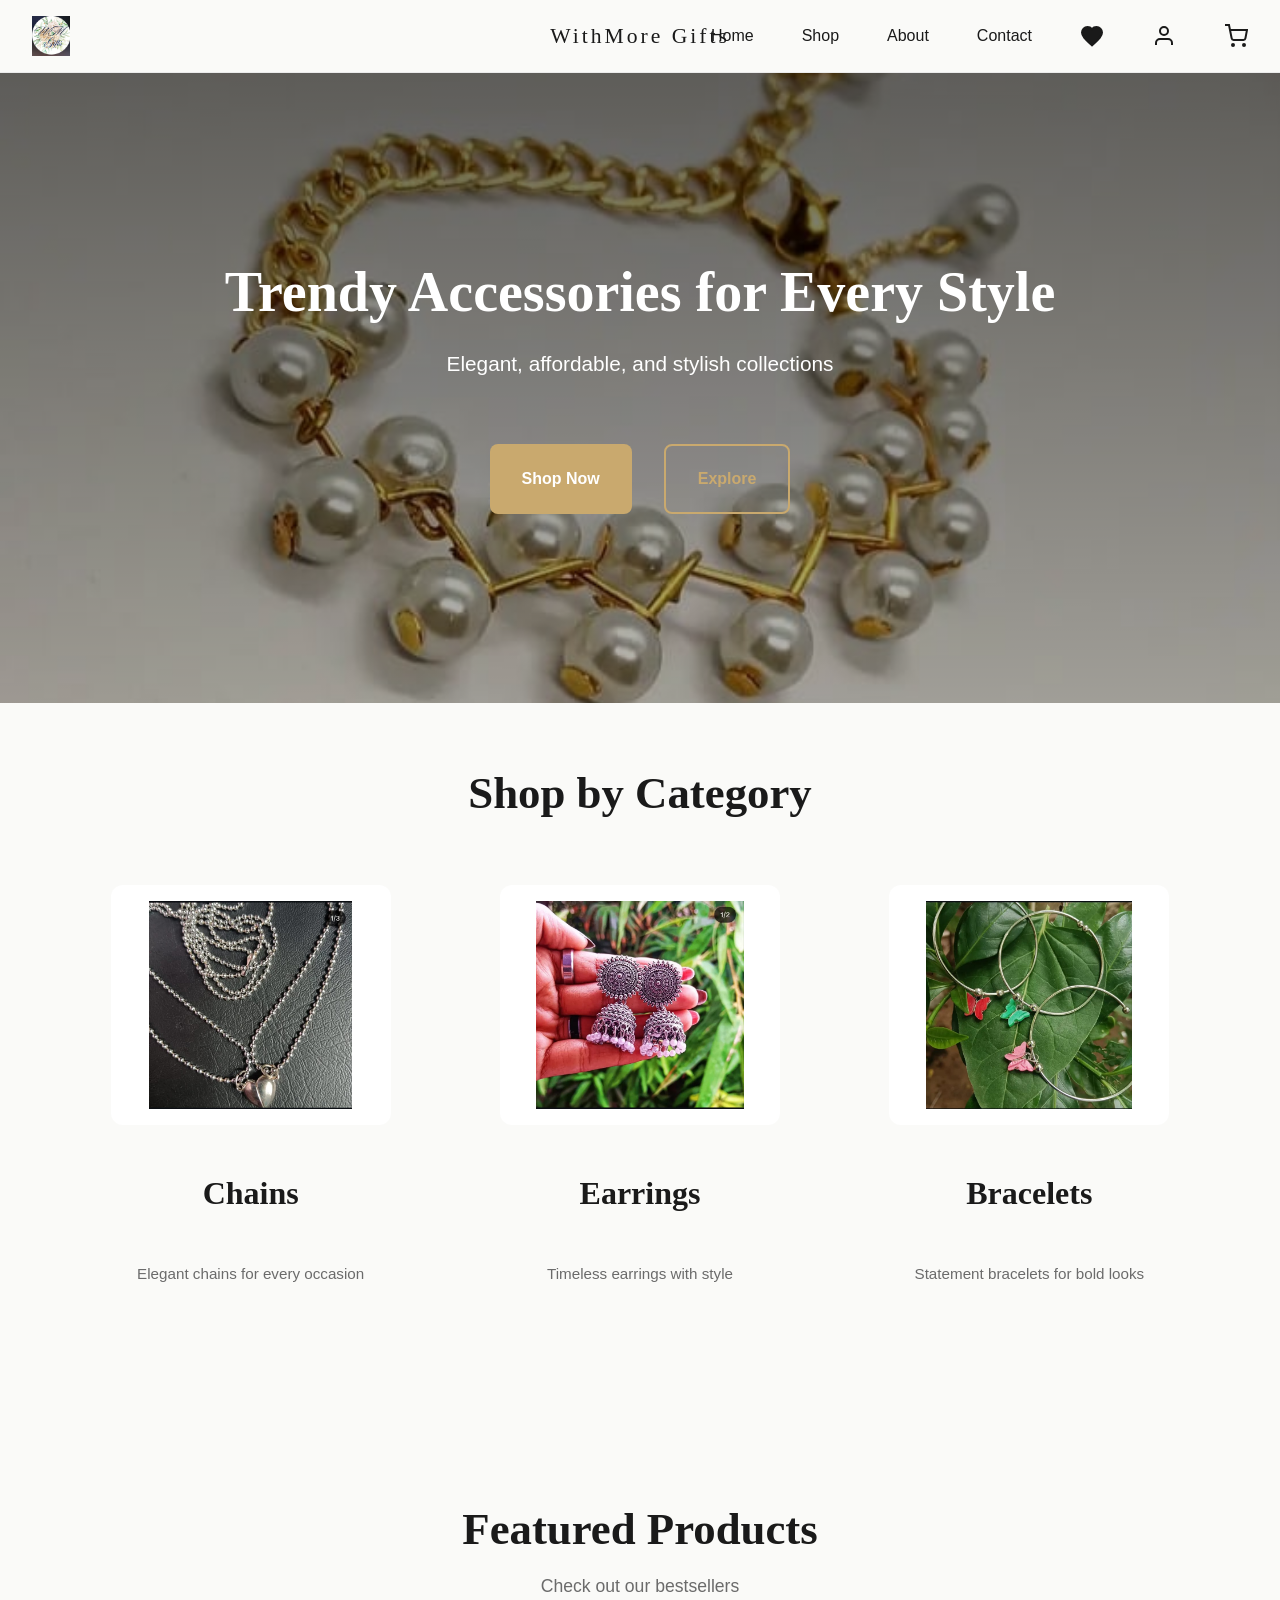
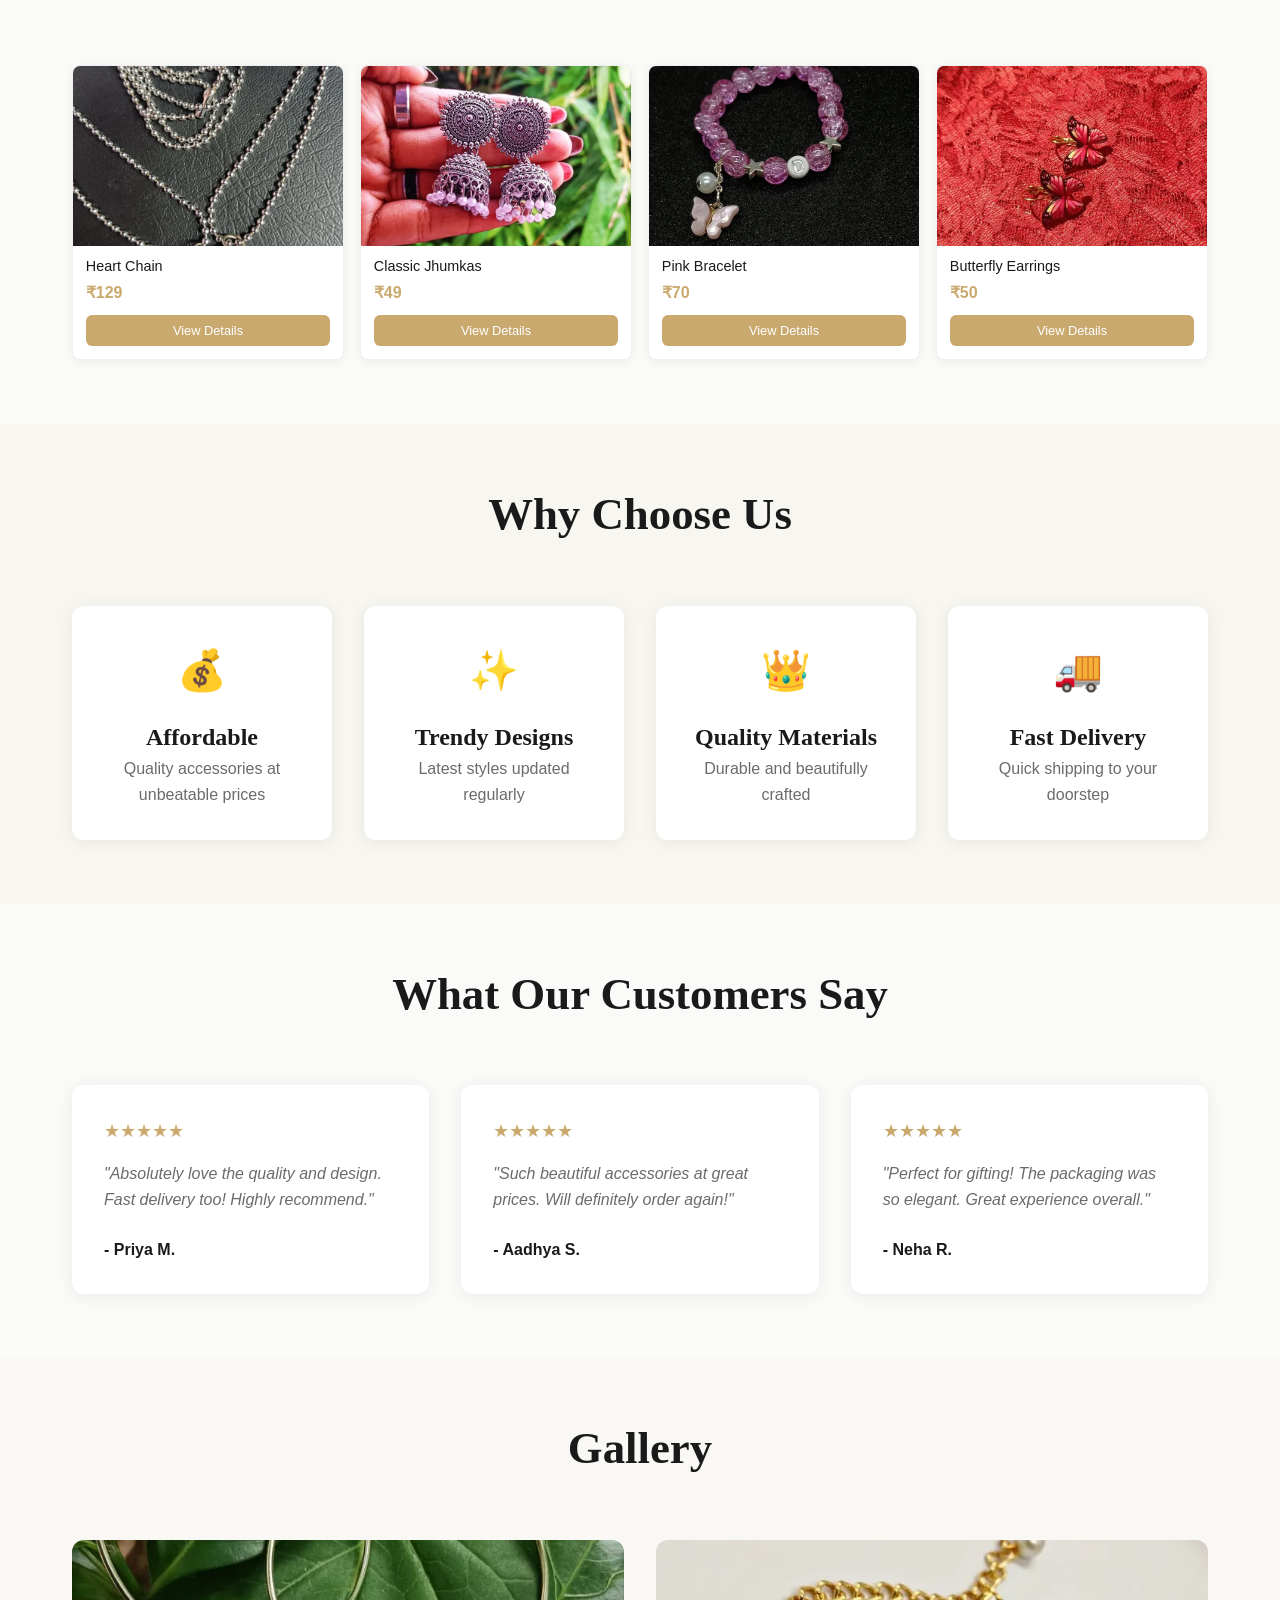
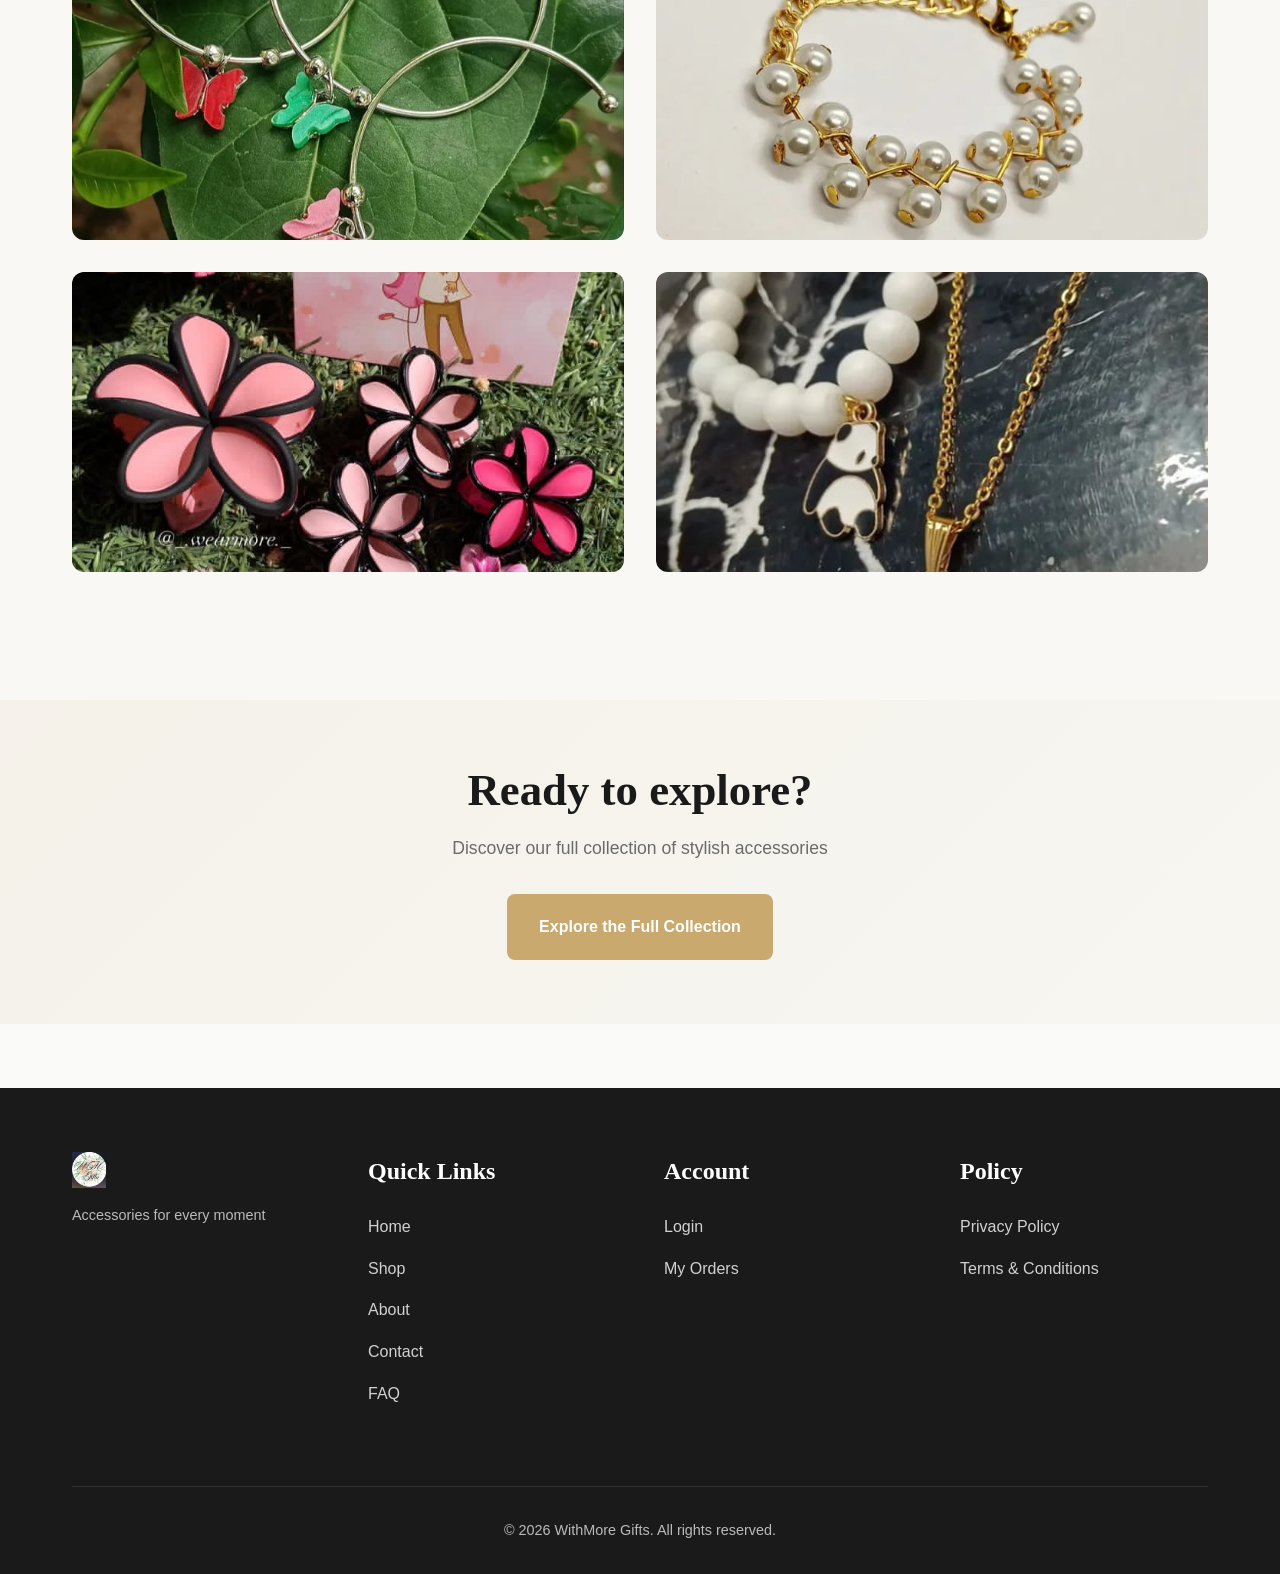
<file: index.html>
<!DOCTYPE html>
<html lang="en">
  <head>
    <meta charset="UTF-8" />
    <meta name="viewport" content="width=device-width, initial-scale=1.0" />
    <title>WithMore Gifts - Trendy Accessories for Every Style</title>
    <link rel="stylesheet" href="css/styles.css" />
  </head>

  <body>
    <!-- NAVBAR -->
    <nav class="navbar">
      <div class="navbar-logo">
        <a href="index.html">
          <img src="images/logo.jpeg" alt="WithMore Gifts" />
        </a>
      </div>

      <div class="navbar-brand">WithMore Gifts</div>

      <div class="nav-right">
        <div class="nav-links nav-center">
          <a href="index.html">Home</a>
          <a href="shop.html">Shop</a>
          <a href="about.html">About</a>
          <a href="contact.html">Contact</a>
        </div>

        <a href="wishlist.html" class="nav-icon">
          <svg width="24" height="24" viewBox="0 0 24 24" fill="none" stroke="currentColor" stroke-width="2">
            <path d="M12 21.35l-1.45-1.32C5.4 15.36 2 12.28 2 8.5 2 5.42 4.42 3 7.5 3c1.74 0 3.41.81 4.5 2.09C13.09 3.81 14.76 3 16.5 3 19.58 3 22 5.42 22 8.5c0 3.78-3.4 6.86-8.55 11.54L12 21.35z" fill="currentColor" />
          </svg>
        </a>
        <a href="account.html" class="nav-icon">
          <svg width="24" height="24" viewBox="0 0 24 24" fill="none" stroke="currentColor" stroke-width="2">
            <path d="M20 21v-2a4 4 0 0 0-4-4H8a4 4 0 0 0-4 4v2M12 3a4 4 0 1 0 0 8 4 4 0 0 0 0-8z" />
          </svg>
        </a>
        <a href="cart.html" class="nav-icon" style="position: relative">
          <svg width="24" height="24" viewBox="0 0 24 24" fill="none" stroke="currentColor" stroke-width="2">
            <circle cx="9" cy="21" r="1" />
            <circle cx="20" cy="21" r="1" />
            <path d="M1 1h4l2.68 13.39a2 2 0 0 0 2 1.61h9.72a2 2 0 0 0 2-1.61L23 6H6" />
          </svg>
          <div class="cart-badge">0</div>
        </a>
        <button class="hamburger-btn">
          <span></span>
          <span></span>
          <span></span>
        </button>
      </div>
    </nav>

    <!-- HERO SECTION -->
    <section class="hero">
      <h1>Trendy Accessories for Every Style</h1>
      <p>Elegant, affordable, and stylish collections</p>
      <div class="hero-buttons">
        <button class="btn btn-primary" onclick="navigateToURL('shop.html')">Shop Now</button>
        <button class="btn btn-secondary" onclick="document.querySelector('.categories').scrollIntoView({ behavior: 'smooth' })">Explore</button>
      </div>
    </section>

    <!-- CATEGORIES SECTION -->
    <section class="section">
      <div class="container">
        <div class="section-title">
          <h2>Shop by Category</h2>
        </div>

        <div class="categories">
          <div class="category-card" onclick="navigateToURL('shop.html', {category: 'Chains'})">
            <img src="images/heart-chain.jpeg" alt="Chains" class="category-card-img" />
            <h3>Chains</h3>
            <p>Elegant chains for every occasion</p>
          </div>

          <div class="category-card" onclick="navigateToURL('shop.html', {category: 'Earrings'})">
            <img src="images/jhumkas.jpeg" alt="Earrings" class="category-card-img" />
            <h3>Earrings</h3>
            <p>Timeless earrings with style</p>
          </div>

          <div class="category-card" onclick="navigateToURL('shop.html', {category: 'Bracelets'})">
            <img src="images/butterfly-handcuff.jpeg" alt="Bracelets" class="category-card-img" />
            <h3>Bracelets</h3>
            <p>Statement bracelets for bold looks</p>
          </div>
        </div>
      </div>
    </section>

    <!-- FEATURED PRODUCTS SECTION -->
    <section class="section">
      <div class="container">
        <div class="section-title">
          <h2>Featured Products</h2>
          <p>Check out our bestsellers</p>
        </div>

        <div class="product-grid">
          <div class="product-card">
            <div class="product-image-wrapper">
              <img src="images/heart-chain.jpeg" alt="Heart Chain" class="product-image" />
            </div>
            <div class="product-info">
              <h3 class="product-name">Heart Chain</h3>
              <p class="product-price">₹129</p>
              <button class="product-btn" onclick="navigateToURL('product.html', {id: 1})">View Details</button>
            </div>
          </div>

          <div class="product-card">
            <div class="product-image-wrapper">
              <img src="images/jhumkas.jpeg" alt="Classic Jhumkas" class="product-image" />
            </div>
            <div class="product-info">
              <h3 class="product-name">Classic Jhumkas</h3>
              <p class="product-price">₹49</p>
              <button class="product-btn" onclick="navigateToURL('product.html', {id: 2})">View Details</button>
            </div>
          </div>

          <div class="product-card">
            <div class="product-image-wrapper">
              <img src="images/pink_bracelet.jpeg" alt="Pink Bracelet" class="product-image" />
            </div>
            <div class="product-info">
              <h3 class="product-name">Pink Bracelet</h3>
              <p class="product-price">₹70</p>
              <button class="product-btn" onclick="navigateToURL('product.html', {id: 3})">View Details</button>
            </div>
          </div>

          <div class="product-card">
            <div class="product-image-wrapper">
              <img src="images/butterfly-earings.jpeg" alt="Butterfly Earrings" class="product-image" />
            </div>
            <div class="product-info">
              <h3 class="product-name">Butterfly Earrings</h3>
              <p class="product-price">₹50</p>
              <button class="product-btn" onclick="navigateToURL('product.html', {id: 4})">View Details</button>
            </div>
          </div>
        </div>
      </div>
    </section>

    <!-- WHY CHOOSE US SECTION -->
    <section class="section" style="background: rgba(201, 169, 110, 0.05)">
      <div class="container">
        <div class="section-title">
          <h2>Why Choose Us</h2>
        </div>

        <div class="grid grid-4">
          <div class="card" style="text-align: center">
            <div style="font-size: 2.5rem; margin-bottom: 1rem">💰</div>
            <h4>Affordable</h4>
            <p>Quality accessories at unbeatable prices</p>
          </div>

          <div class="card" style="text-align: center">
            <div style="font-size: 2.5rem; margin-bottom: 1rem">✨</div>
            <h4>Trendy Designs</h4>
            <p>Latest styles updated regularly</p>
          </div>

          <div class="card" style="text-align: center">
            <div style="font-size: 2.5rem; margin-bottom: 1rem">👑</div>
            <h4>Quality Materials</h4>
            <p>Durable and beautifully crafted</p>
          </div>

          <div class="card" style="text-align: center">
            <div style="font-size: 2.5rem; margin-bottom: 1rem">🚚</div>
            <h4>Fast Delivery</h4>
            <p>Quick shipping to your doorstep</p>
          </div>
        </div>
      </div>
    </section>

    <!-- TESTIMONIALS SECTION -->
    <section class="section">
      <div class="container">
        <div class="section-title">
          <h2>What Our Customers Say</h2>
        </div>

        <div class="grid grid-3">
          <div class="testimonial-card">
            <div class="testimonial-stars">★★★★★</div>
            <p class="testimonial-text">"Absolutely love the quality and design. Fast delivery too! Highly recommend."</p>
            <p class="testimonial-author">- Priya M.</p>
          </div>

          <div class="testimonial-card">
            <div class="testimonial-stars">★★★★★</div>
            <p class="testimonial-text">"Such beautiful accessories at great prices. Will definitely order again!"</p>
            <p class="testimonial-author">- Aadhya S.</p>
          </div>

          <div class="testimonial-card">
            <div class="testimonial-stars">★★★★★</div>
            <p class="testimonial-text">"Perfect for gifting! The packaging was so elegant. Great experience overall."</p>
            <p class="testimonial-author">- Neha R.</p>
          </div>
        </div>
      </div>
    </section>

    <!-- GALLERY PREVIEW SECTION -->
    <section class="section" style="background: rgba(201, 169, 110, 0.02)">
      <div class="container">
        <div class="section-title">
          <h2>Gallery</h2>
        </div>

        <div class="gallery-grid">
          <div class="gallery-item">
            <img src="images/butterfly-handcuff.jpeg" alt="Gallery 1" />
          </div>
          <div class="gallery-item">
            <img src="images/pearl-bracelet.jpeg" alt="Gallery 2" />
          </div>
          <div class="gallery-item">
            <img src="images/floral.jpeg" alt="Gallery 3" />
          </div>
          <div class="gallery-item">
            <img src="images/panda-chain.jpeg" alt="Gallery 4" />
          </div>
        </div>
      </div>
    </section>

    <!-- FINAL CTA SECTION -->
    <section class="section" style="text-align: center; background: linear-gradient(135deg, rgba(201, 169, 110, 0.1) 0%, rgba(201, 169, 110, 0.05) 100%)">
      <div class="container">
        <h2>Ready to explore?</h2>
        <p style="margin: 1rem 0 2rem; font-size: 1.1rem">Discover our full collection of stylish accessories</p>
        <button class="btn btn-primary" onclick="navigateToURL('shop.html')">Explore the Full Collection</button>
      </div>
    </section>

    <!-- FOOTER -->
    <footer class="footer">
      <div class="container">
        <div class="footer-content">
          <div class="footer-column footer-logo">
            <img src="images/logo.jpeg" alt="WithMore Gifts" />
            <p class="footer-tagline">Accessories for every moment</p>
          </div>

          <div class="footer-column">
            <h4>Quick Links</h4>
            <a href="index.html">Home</a>
            <a href="shop.html">Shop</a>
            <a href="about.html">About</a>
            <a href="contact.html">Contact</a>
            <a href="faq.html">FAQ</a>
          </div>

          <div class="footer-column">
            <h4>Account</h4>
            <a href="login.html">Login</a>
            <a href="orders.html">My Orders</a>
          </div>

          <div class="footer-column">
            <h4>Policy</h4>
            <a href="privacy.html">Privacy Policy</a>
            <a href="terms.html">Terms & Conditions</a>
          </div>
        </div>

        <div class="footer-bottom">
          © 2026 WithMore Gifts. All rights reserved.
        </div>
      </div>
    </footer>

    <script src="js/products.js"></script>
    <script src="js/cart.js"></script>
    <script src="js/script.js"></script>
  </body>
</html>
</file>
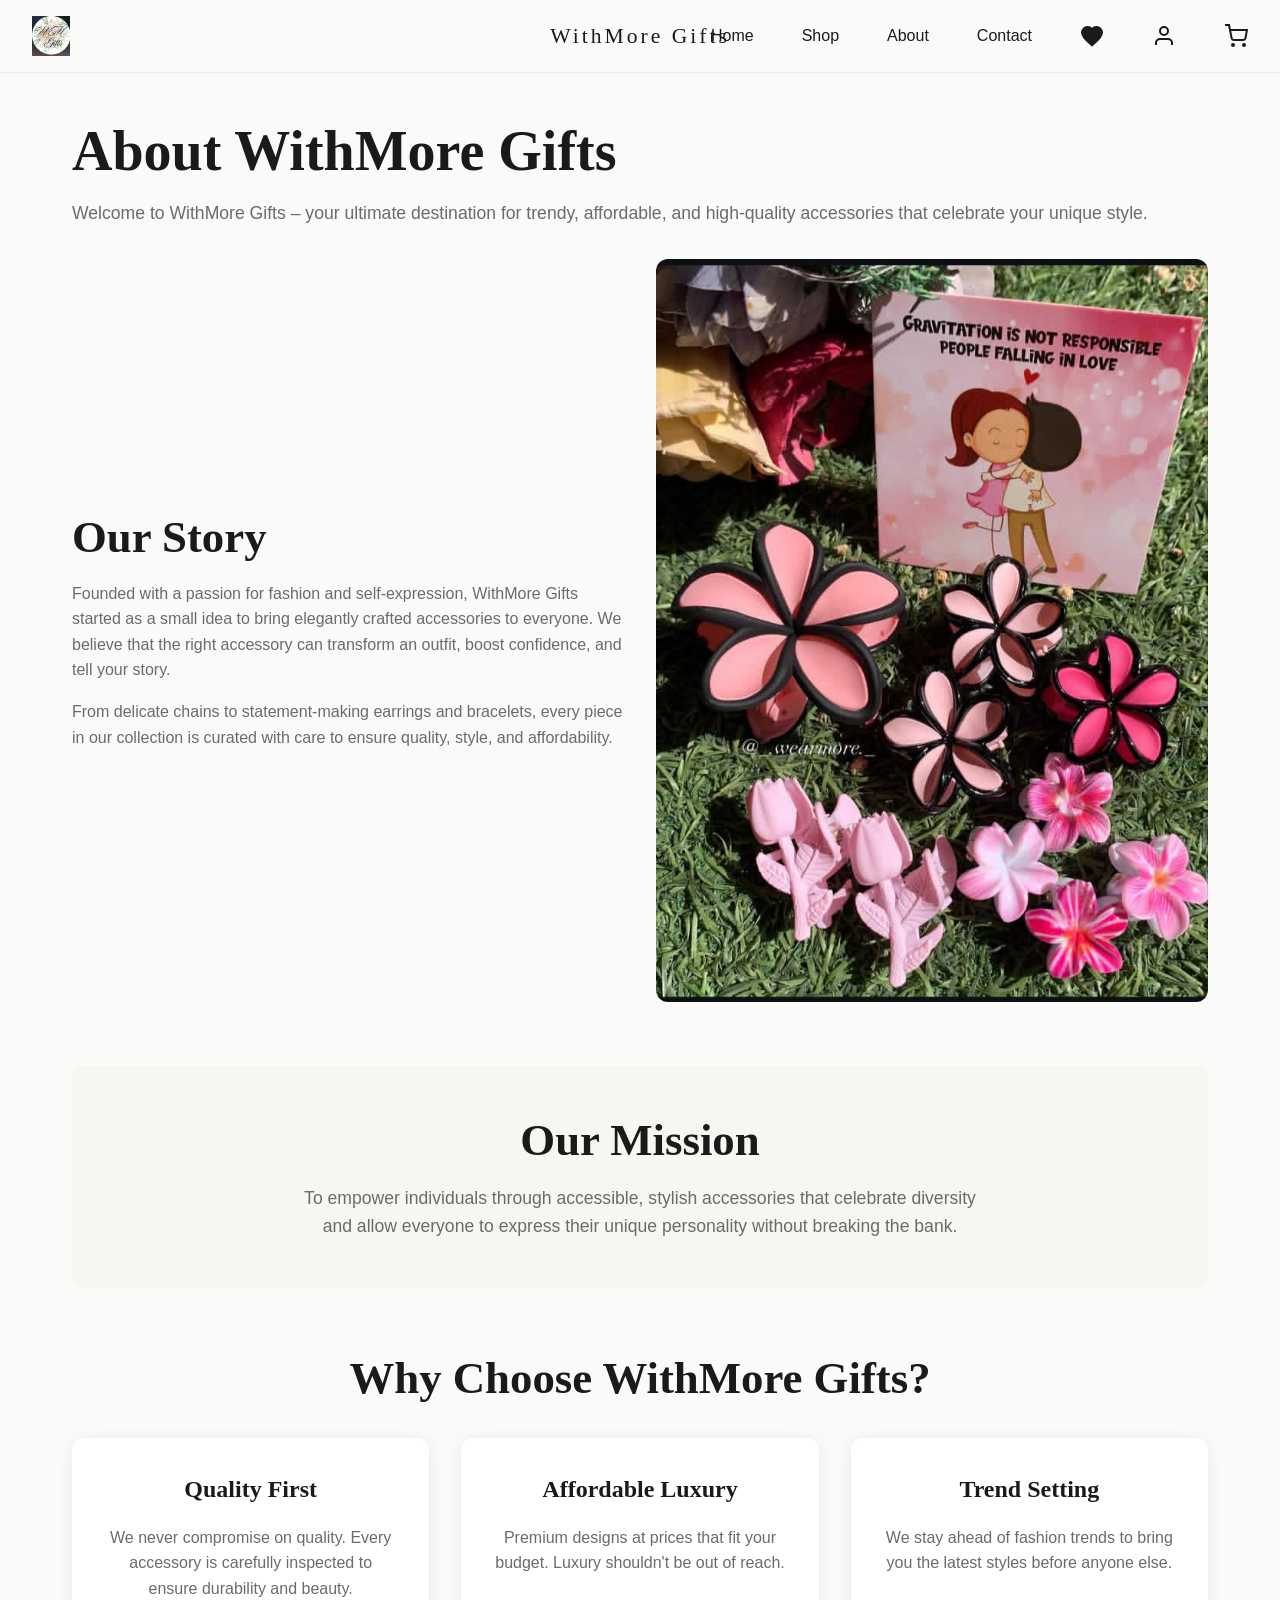
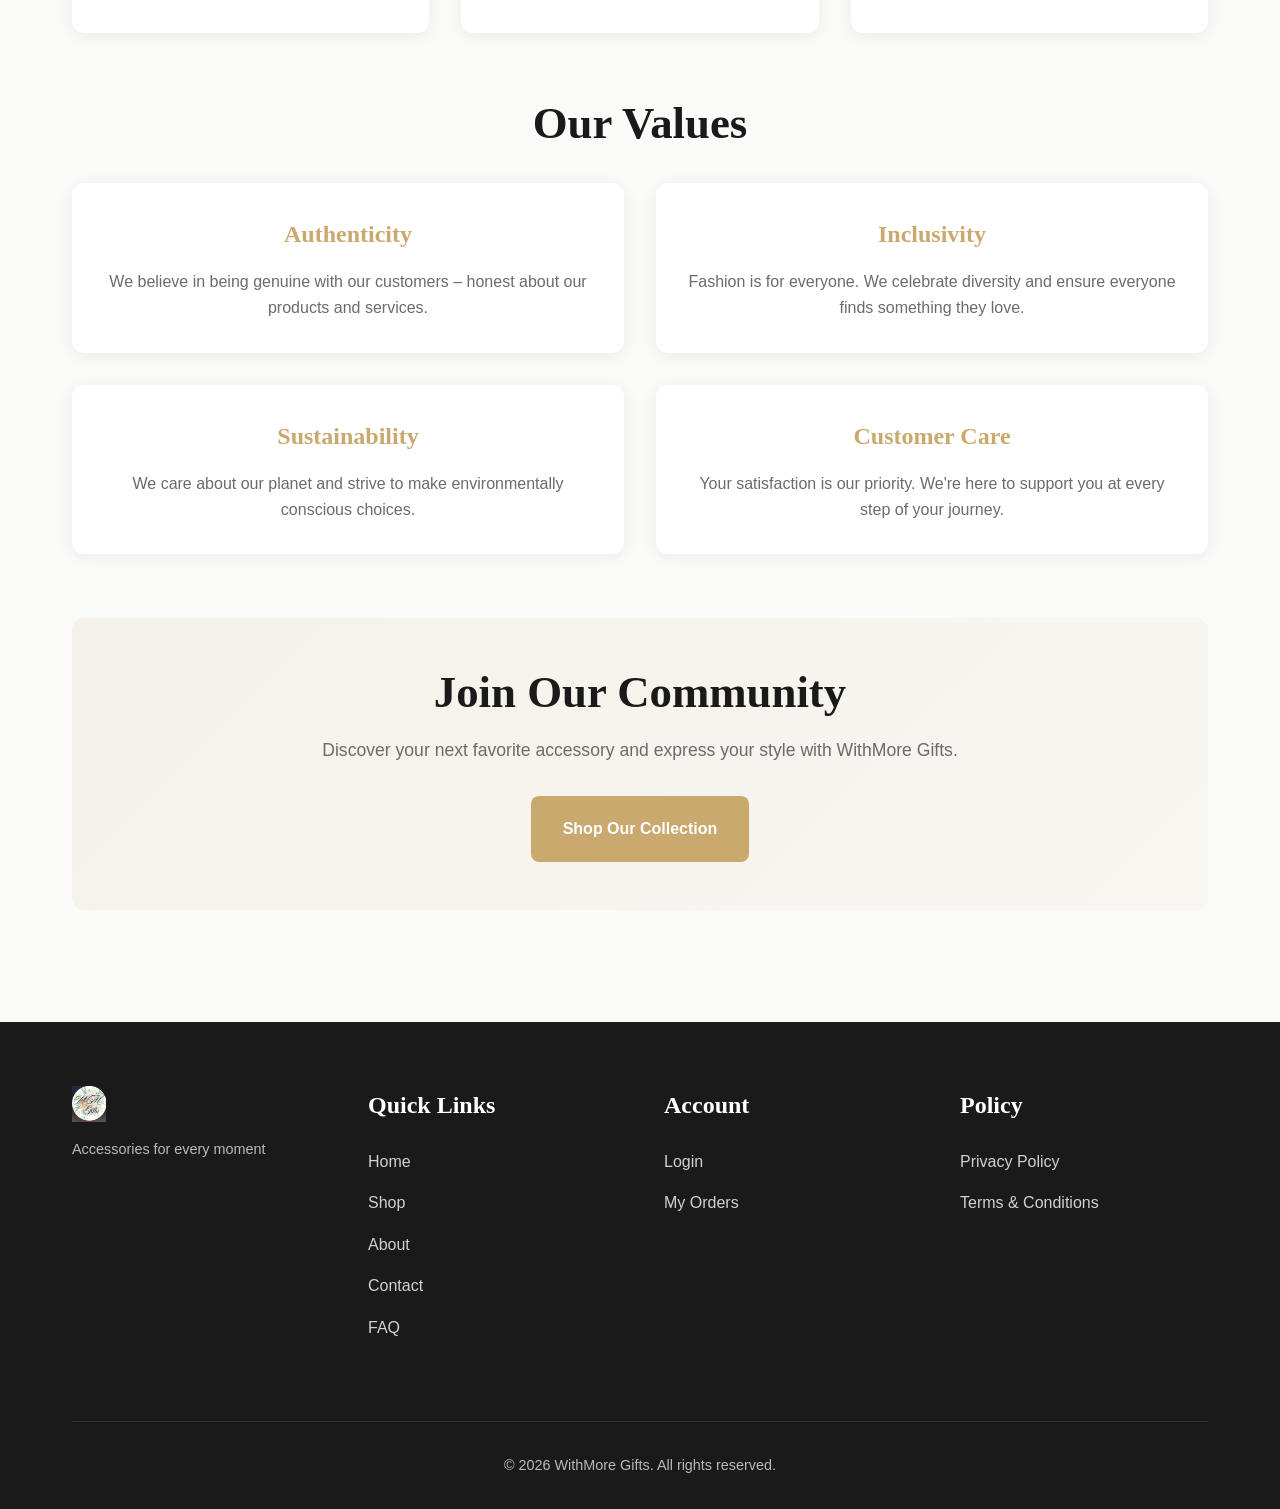
<file: about.html>
<!DOCTYPE html>
<html lang="en">
  <head>
    <meta charset="UTF-8" />
    <meta name="viewport" content="width=device-width, initial-scale=1.0" />
    <title>About Us - WithMore Gifts</title>
    <link rel="stylesheet" href="css/styles.css" />
  </head>

  <body>
    <!-- NAVBAR -->
    <nav class="navbar">
      <div class="navbar-logo">
        <a href="index.html">
          <img src="images/logo.jpeg" alt="WithMore Gifts" />
        </a>
      </div>

      <div class="navbar-brand">WithMore Gifts</div>

      <div class="nav-right">
        <div class="nav-links nav-center">
          <a href="index.html">Home</a>
          <a href="shop.html">Shop</a>
          <a href="about.html">About</a>
          <a href="contact.html">Contact</a>
        </div>

        <div class="nav-icon">
          <svg width="24" height="24" viewBox="0 0 24 24" fill="none" stroke="currentColor" stroke-width="2">
            <path d="M12 21.35l-1.45-1.32C5.4 15.36 2 12.28 2 8.5 2 5.42 4.42 3 7.5 3c1.74 0 3.41.81 4.5 2.09C13.09 3.81 14.76 3 16.5 3 19.58 3 22 5.42 22 8.5c0 3.78-3.4 6.86-8.55 11.54L12 21.35z" fill="currentColor" />
          </svg>
        </div>
        <a href="account.html" class="nav-icon">
          <svg width="24" height="24" viewBox="0 0 24 24" fill="none" stroke="currentColor" stroke-width="2">
            <path d="M20 21v-2a4 4 0 0 0-4-4H8a4 4 0 0 0-4 4v2M12 3a4 4 0 1 0 0 8 4 4 0 0 0 0-8z" />
          </svg>
        </a>
        <a href="cart.html" class="nav-icon" style="position: relative">
          <svg width="24" height="24" viewBox="0 0 24 24" fill="none" stroke="currentColor" stroke-width="2">
            <circle cx="9" cy="21" r="1" />
            <circle cx="20" cy="21" r="1" />
            <path d="M1 1h4l2.68 13.39a2 2 0 0 0 2 1.61h9.72a2 2 0 0 0 2-1.61L23 6H6" />
          </svg>
          <div class="cart-badge">0</div>
        </a>
        <button class="hamburger-btn">
          <span></span>
          <span></span>
          <span></span>
        </button>
      </div>
    </nav>

    <!-- MAIN CONTENT -->
    <main style="padding: 3rem 0">
      <div class="container">
        <!-- BRAND STORY SECTION -->
        <section style="margin-bottom: 4rem">
          <h1 style="margin-bottom: 1rem">About WithMore Gifts</h1>
          <p style="font-size: 1.1rem; color: var(--text-secondary); margin-bottom: 2rem">
            Welcome to WithMore Gifts – your ultimate destination for trendy, affordable, and high-quality accessories that celebrate your unique style.
          </p>

          <div class="grid grid-2" style="gap: 2rem; align-items: center">
            <div>
              <h2 style="margin-bottom: 1rem">Our Story</h2>
              <p style="margin-bottom: 1rem">Founded with a passion for fashion and self-expression, WithMore Gifts started as a small idea to bring elegantly crafted accessories to everyone. We believe that the right accessory can transform an outfit, boost confidence, and tell your story.</p>
              <p>From delicate chains to statement-making earrings and bracelets, every piece in our collection is curated with care to ensure quality, style, and affordability.</p>
            </div>
            <div>
              <img src="images/floral.jpeg" alt="About Us" style="border-radius: 12px; width: 100%" />
            </div>
          </div>
        </section>

        <!-- MISSION SECTION -->
        <section style="margin-bottom: 4rem; background: rgba(201, 169, 110, 0.05); padding: 3rem; border-radius: 12px">
          <h2 style="margin-bottom: 1rem; text-align: center">Our Mission</h2>
          <p style="text-align: center; max-width: 700px; margin: 0 auto; font-size: 1.1rem">
            To empower individuals through accessible, stylish accessories that celebrate diversity and allow everyone to express their unique personality without breaking the bank.
          </p>
        </section>

        <!-- VALUES SECTION -->
        <section style="margin-bottom: 4rem">
          <h2 style="margin-bottom: 2rem; text-align: center">Why Choose WithMore Gifts?</h2>

          <div class="grid grid-3">
            <div class="card" style="text-align: center">
              <h4 style="margin-bottom: 1rem">Quality First</h4>
              <p>We never compromise on quality. Every accessory is carefully inspected to ensure durability and beauty.</p>
            </div>

            <div class="card" style="text-align: center">
              <h4 style="margin-bottom: 1rem">Affordable Luxury</h4>
              <p>Premium designs at prices that fit your budget. Luxury shouldn't be out of reach.</p>
            </div>

            <div class="card" style="text-align: center">
              <h4 style="margin-bottom: 1rem">Trend Setting</h4>
              <p>We stay ahead of fashion trends to bring you the latest styles before anyone else.</p>
            </div>
          </div>
        </section>

        <!-- VALUES -->
        <section style="text-align: center">
          <h2 style="margin-bottom: 2rem">Our Values</h2>
          <div class="grid grid-2" style="gap: 2rem">
            <div class="card">
              <h4 style="color: var(--accent-primary); margin-bottom: 1rem">Authenticity</h4>
              <p>We believe in being genuine with our customers – honest about our products and services.</p>
            </div>
            <div class="card">
              <h4 style="color: var(--accent-primary); margin-bottom: 1rem">Inclusivity</h4>
              <p>Fashion is for everyone. We celebrate diversity and ensure everyone finds something they love.</p>
            </div>
            <div class="card">
              <h4 style="color: var(--accent-primary); margin-bottom: 1rem">Sustainability</h4>
              <p>We care about our planet and strive to make environmentally conscious choices.</p>
            </div>
            <div class="card">
              <h4 style="color: var(--accent-primary); margin-bottom: 1rem">Customer Care</h4>
              <p>Your satisfaction is our priority. We're here to support you at every step of your journey.</p>
            </div>
          </div>
        </section>

        <!-- CTA -->
        <section style="text-align: center; margin-top: 4rem; padding: 3rem; background: linear-gradient(135deg, rgba(201, 169, 110, 0.1) 0%, rgba(201, 169, 110, 0.05) 100%); border-radius: 12px">
          <h2 style="margin-bottom: 1rem">Join Our Community</h2>
          <p style="margin-bottom: 2rem; font-size: 1.1rem">Discover your next favorite accessory and express your style with WithMore Gifts.</p>
          <button class="btn btn-primary" onclick="navigateToURL('shop.html')">Shop Our Collection</button>
        </section>
      </div>
    </main>

    <!-- FOOTER -->
    <footer class="footer">
      <div class="container">
        <div class="footer-content">
          <div class="footer-column footer-logo">
            <img src="images/logo.jpeg" alt="WithMore Gifts" />
            <p class="footer-tagline">Accessories for every moment</p>
          </div>

          <div class="footer-column">
            <h4>Quick Links</h4>
            <a href="index.html">Home</a>
            <a href="shop.html">Shop</a>
            <a href="about.html">About</a>
            <a href="contact.html">Contact</a>
            <a href="faq.html">FAQ</a>
          </div>

          <div class="footer-column">
            <h4>Account</h4>
            <a href="login.html">Login</a>
            <a href="orders.html">My Orders</a>
          </div>

          <div class="footer-column">
            <h4>Policy</h4>
            <a href="privacy.html">Privacy Policy</a>
            <a href="terms.html">Terms & Conditions</a>
          </div>
        </div>

        <div class="footer-bottom">
          © 2026 WithMore Gifts. All rights reserved.
        </div>
      </div>
    </footer>

    <script src="js/products.js"></script>
    <script src="js/cart.js"></script>
    <script src="js/script.js"></script>
  </body>
</html>
</file>
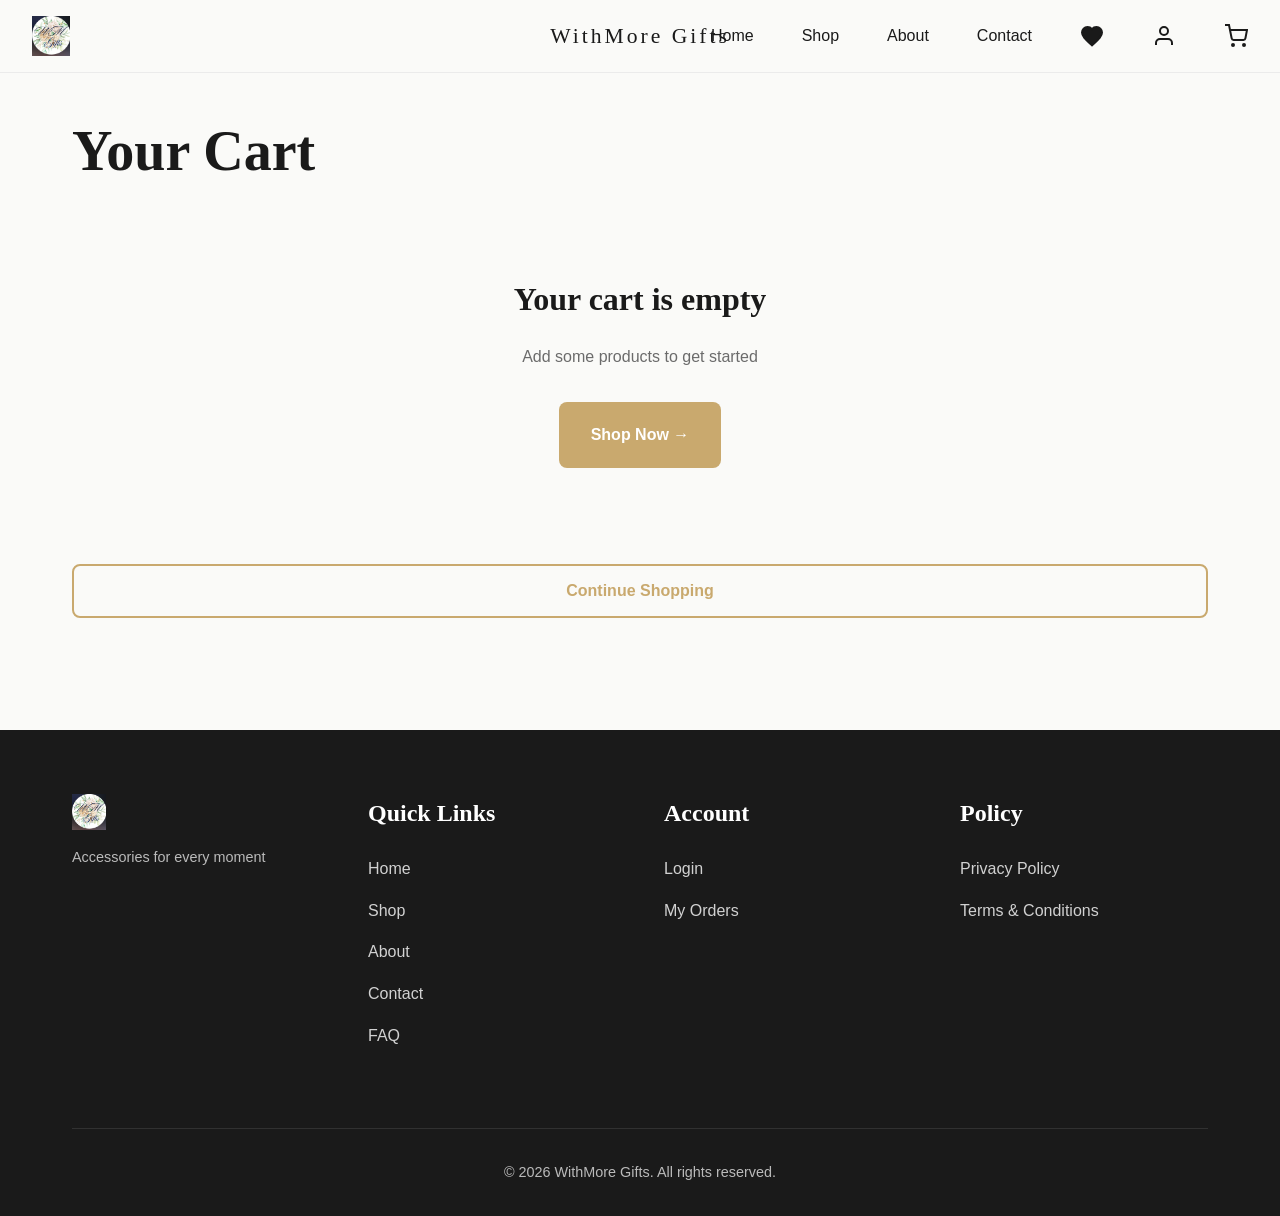
<file: cart.html>
<!DOCTYPE html>
<html lang="en">
  <head>
    <meta charset="UTF-8" />
    <meta name="viewport" content="width=device-width, initial-scale=1.0" />
    <title>Cart - WithMore Gifts</title>
    <link rel="stylesheet" href="css/styles.css" />
  </head>

  <body>
    <!-- NAVBAR -->
    <nav class="navbar">
      <div class="navbar-logo">
        <a href="index.html">
          <img src="images/logo.jpeg" alt="WithMore Gifts" />
        </a>
      </div>

      <div class="navbar-brand">WithMore Gifts</div>

      <div class="nav-right">
        <div class="nav-links nav-center">
          <a href="index.html">Home</a>
          <a href="shop.html">Shop</a>
          <a href="about.html">About</a>
          <a href="contact.html">Contact</a>
        </div>

        <div class="nav-icon">
          <svg width="24" height="24" viewBox="0 0 24 24" fill="none" stroke="currentColor" stroke-width="2">
            <path d="M12 21.35l-1.45-1.32C5.4 15.36 2 12.28 2 8.5 2 5.42 4.42 3 7.5 3c1.74 0 3.41.81 4.5 2.09C13.09 3.81 14.76 3 16.5 3 19.58 3 22 5.42 22 8.5c0 3.78-3.4 6.86-8.55 11.54L12 21.35z" fill="currentColor" />
          </svg>
        </div>
        <a href="account.html" class="nav-icon">
          <svg width="24" height="24" viewBox="0 0 24 24" fill="none" stroke="currentColor" stroke-width="2">
            <path d="M20 21v-2a4 4 0 0 0-4-4H8a4 4 0 0 0-4 4v2M12 3a4 4 0 1 0 0 8 4 4 0 0 0 0-8z" />
          </svg>
        </a>
        <a href="cart.html" class="nav-icon" style="position: relative">
          <svg width="24" height="24" viewBox="0 0 24 24" fill="none" stroke="currentColor" stroke-width="2">
            <circle cx="9" cy="21" r="1" />
            <circle cx="20" cy="21" r="1" />
            <path d="M1 1h4l2.68 13.39a2 2 0 0 0 2 1.61h9.72a2 2 0 0 0 2-1.61L23 6H6" />
          </svg>
          <div class="cart-badge">0</div>
        </a>
        <button class="hamburger-btn">
          <span></span>
          <span></span>
          <span></span>
        </button>
      </div>
    </nav>

    <!-- MAIN CONTENT -->
    <main style="padding: 3rem 0; min-height: 60vh">
      <div class="container">
        <h1 style="margin-bottom: 2rem">Your Cart</h1>

        <div class="cart-items"></div>

        <div class="cart-total" style="margin: 2rem 0; text-align: right"></div>

        <div style="display:flex; flex-direction:column; gap:1rem; margin-top:2rem;">
          <button class="btn btn-primary checkout-btn" style="width:100%;padding:1rem;font-size:1rem;" onclick="navigateToURL('checkout.html')">Proceed to Checkout</button>
          <button class="btn btn-secondary" style="width:100%;padding:1rem;font-size:1rem;" onclick="navigateToURL('shop.html')">Continue Shopping</button>
        </div>
      </div>
    </main>

    <!-- FOOTER -->
    <footer class="footer">
      <div class="container">
        <div class="footer-content">
          <div class="footer-column footer-logo">
            <img src="images/logo.jpeg" alt="WithMore Gifts" />
            <p class="footer-tagline">Accessories for every moment</p>
          </div>

          <div class="footer-column">
            <h4>Quick Links</h4>
            <a href="index.html">Home</a>
            <a href="shop.html">Shop</a>
            <a href="about.html">About</a>
            <a href="contact.html">Contact</a>
            <a href="faq.html">FAQ</a>
          </div>

          <div class="footer-column">
            <h4>Account</h4>
            <a href="login.html">Login</a>
            <a href="orders.html">My Orders</a>
          </div>

          <div class="footer-column">
            <h4>Policy</h4>
            <a href="privacy.html">Privacy Policy</a>
            <a href="terms.html">Terms & Conditions</a>
          </div>
        </div>

        <div class="footer-bottom">
          © 2026 WithMore Gifts. All rights reserved.
        </div>
      </div>
    </footer>

    <script src="js/products.js"></script>
    <script src="js/cart.js"></script>
    <script src="js/script.js"></script>
    <script>
      document.addEventListener("DOMContentLoaded", () => {
        renderCartItems();
      });
    </script>
  </body>
</html>
</file>
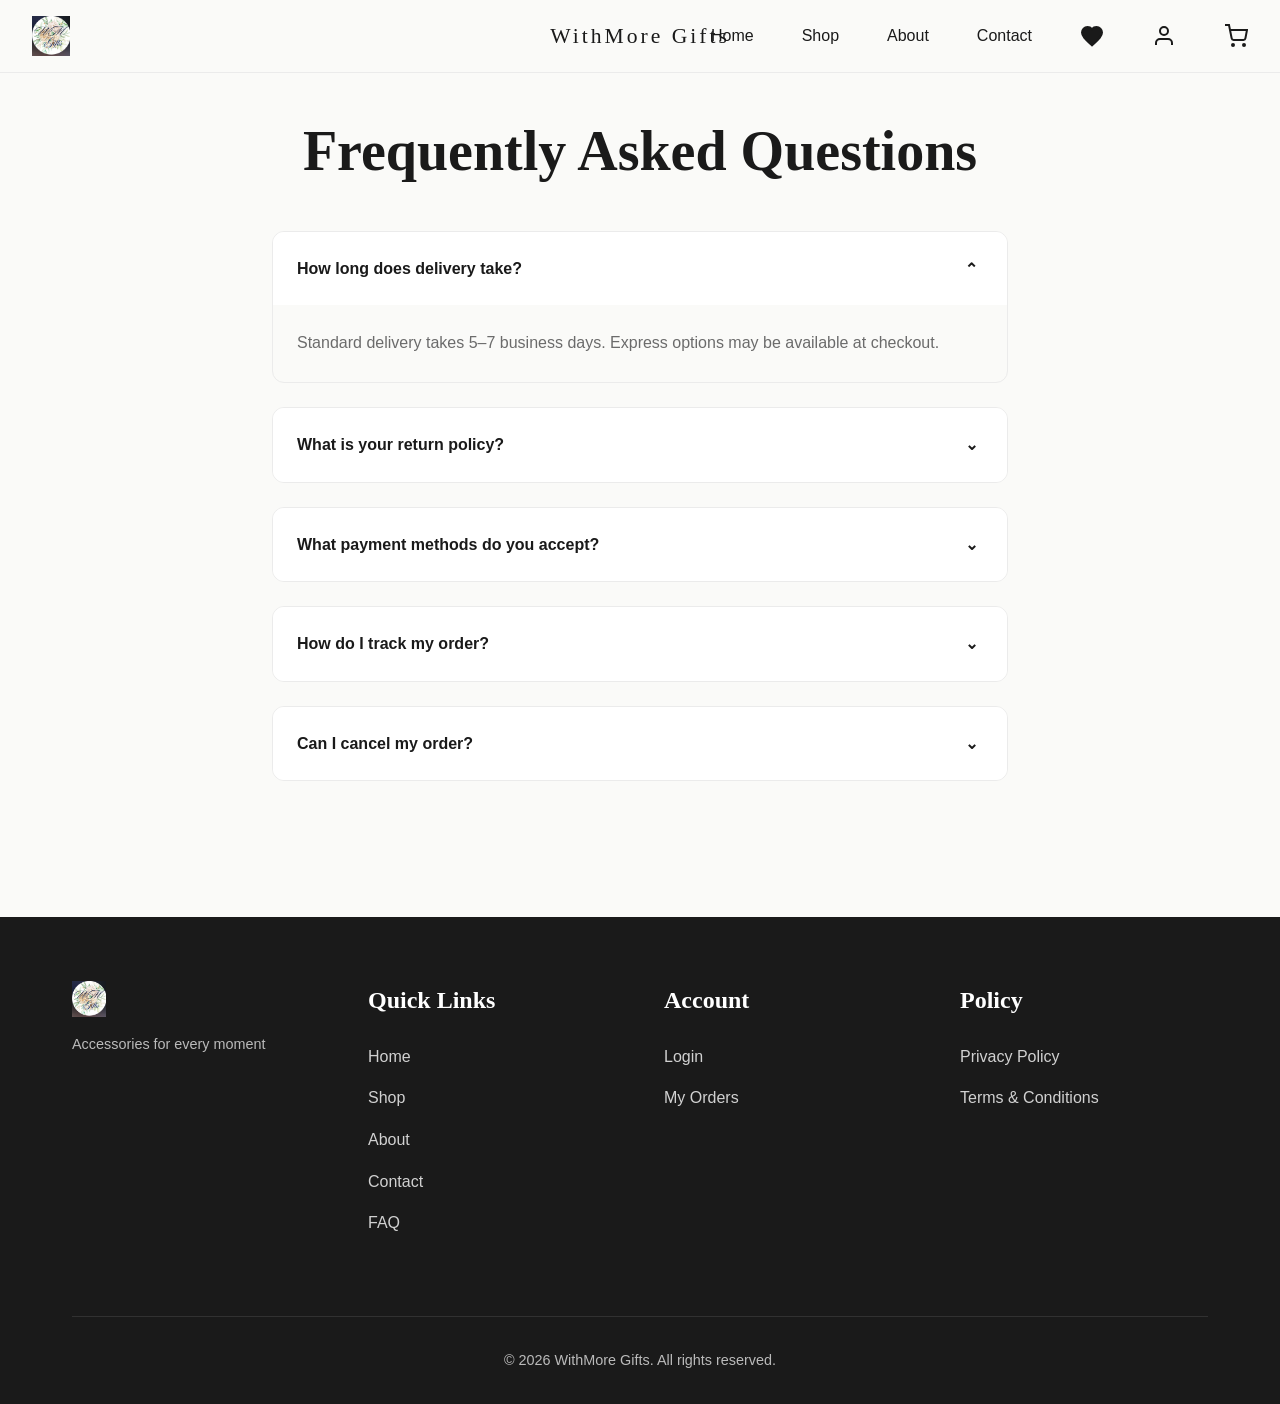
<file: faq.html>
<!DOCTYPE html>
<html lang="en">
  <head>
    <meta charset="UTF-8" />
    <meta name="viewport" content="width=device-width, initial-scale=1.0" />
    <title>FAQ - WithMore Gifts</title>
    <link rel="stylesheet" href="css/styles.css" />
  </head>

  <body>
    <!-- NAVBAR -->
    <nav class="navbar">
      <div class="navbar-logo">
        <a href="index.html">
          <img src="images/logo.jpeg" alt="WithMore Gifts" />
        </a>
      </div>

      <div class="navbar-brand">WithMore Gifts</div>

      <div class="nav-right">
        <div class="nav-links nav-center">
          <a href="index.html">Home</a>
          <a href="shop.html">Shop</a>
          <a href="about.html">About</a>
          <a href="contact.html">Contact</a>
        </div>

        <div class="nav-icon">
          <svg width="24" height="24" viewBox="0 0 24 24" fill="none" stroke="currentColor" stroke-width="2">
            <path d="M12 21.35l-1.45-1.32C5.4 15.36 2 12.28 2 8.5 2 5.42 4.42 3 7.5 3c1.74 0 3.41.81 4.5 2.09C13.09 3.81 14.76 3 16.5 3 19.58 3 22 5.42 22 8.5c0 3.78-3.4 6.86-8.55 11.54L12 21.35z" fill="currentColor" />
          </svg>
        </div>
        <a href="account.html" class="nav-icon">
          <svg width="24" height="24" viewBox="0 0 24 24" fill="none" stroke="currentColor" stroke-width="2">
            <path d="M20 21v-2a4 4 0 0 0-4-4H8a4 4 0 0 0-4 4v2M12 3a4 4 0 1 0 0 8 4 4 0 0 0 0-8z" />
          </svg>
        </a>
        <a href="cart.html" class="nav-icon" style="position: relative">
          <svg width="24" height="24" viewBox="0 0 24 24" fill="none" stroke="currentColor" stroke-width="2">
            <circle cx="9" cy="21" r="1" />
            <circle cx="20" cy="21" r="1" />
            <path d="M1 1h4l2.68 13.39a2 2 0 0 0 2 1.61h9.72a2 2 0 0 0 2-1.61L23 6H6" />
          </svg>
          <div class="cart-badge">0</div>
        </a>
        <button class="hamburger-btn">
          <span></span>
          <span></span>
          <span></span>
        </button>
      </div>
    </nav>

    <!-- MAIN CONTENT -->
    <main style="padding: 3rem 0; min-height: 70vh">
      <div class="container" style="max-width: 800px">
        <h1 style="text-align: center; margin-bottom: 3rem">Frequently Asked Questions</h1>

        <!-- FAQ ACCORDIONS -->
        <div class="accordion active">
          <div class="accordion-header">
            How long does delivery take?
            <div class="accordion-icon">⌄</div>
          </div>
          <div class="accordion-content">
            <p class="accordion-text">Standard delivery takes 5–7 business days. Express options may be available at checkout.</p>
          </div>
        </div>

        <div class="accordion">
          <div class="accordion-header">
            What is your return policy?
            <div class="accordion-icon">⌄</div>
          </div>
          <div class="accordion-content">
            <p class="accordion-text">We accept returns within 7 days of delivery for unused items in original condition.</p>
          </div>
        </div>

        <div class="accordion">
          <div class="accordion-header">
            What payment methods do you accept?
            <div class="accordion-icon">⌄</div>
          </div>
          <div class="accordion-content">
            <p class="accordion-text">We accept UPI, debit/credit cards, and cash on delivery.</p>
          </div>
        </div>

        <div class="accordion">
          <div class="accordion-header">
            How do I track my order?
            <div class="accordion-icon">⌄</div>
          </div>
          <div class="accordion-content">
            <p class="accordion-text">Once your order is confirmed, you'll receive updates on the orders page.</p>
          </div>
        </div>

        <div class="accordion">
          <div class="accordion-header">
            Can I cancel my order?
            <div class="accordion-icon">⌄</div>
          </div>
          <div class="accordion-content">
            <p class="accordion-text">Orders can be cancelled within 24 hours of placing them.</p>
          </div>
        </div>
      </div>
    </main>

    <!-- FOOTER -->
    <footer class="footer">
      <div class="container">
        <div class="footer-content">
          <div class="footer-column footer-logo">
            <img src="images/logo.jpeg" alt="WithMore Gifts" />
            <p class="footer-tagline">Accessories for every moment</p>
          </div>

          <div class="footer-column">
            <h4>Quick Links</h4>
            <a href="index.html">Home</a>
            <a href="shop.html">Shop</a>
            <a href="about.html">About</a>
            <a href="contact.html">Contact</a>
            <a href="faq.html">FAQ</a>
          </div>

          <div class="footer-column">
            <h4>Account</h4>
            <a href="login.html">Login</a>
            <a href="orders.html">My Orders</a>
          </div>

          <div class="footer-column">
            <h4>Policy</h4>
            <a href="privacy.html">Privacy Policy</a>
            <a href="terms.html">Terms & Conditions</a>
          </div>
        </div>

        <div class="footer-bottom">
          © 2026 WithMore Gifts. All rights reserved.
        </div>
      </div>
    </footer>

    <script src="js/products.js"></script>
    <script src="js/cart.js"></script>
    <script src="js/script.js"></script>
  </body>
</html>
</file>
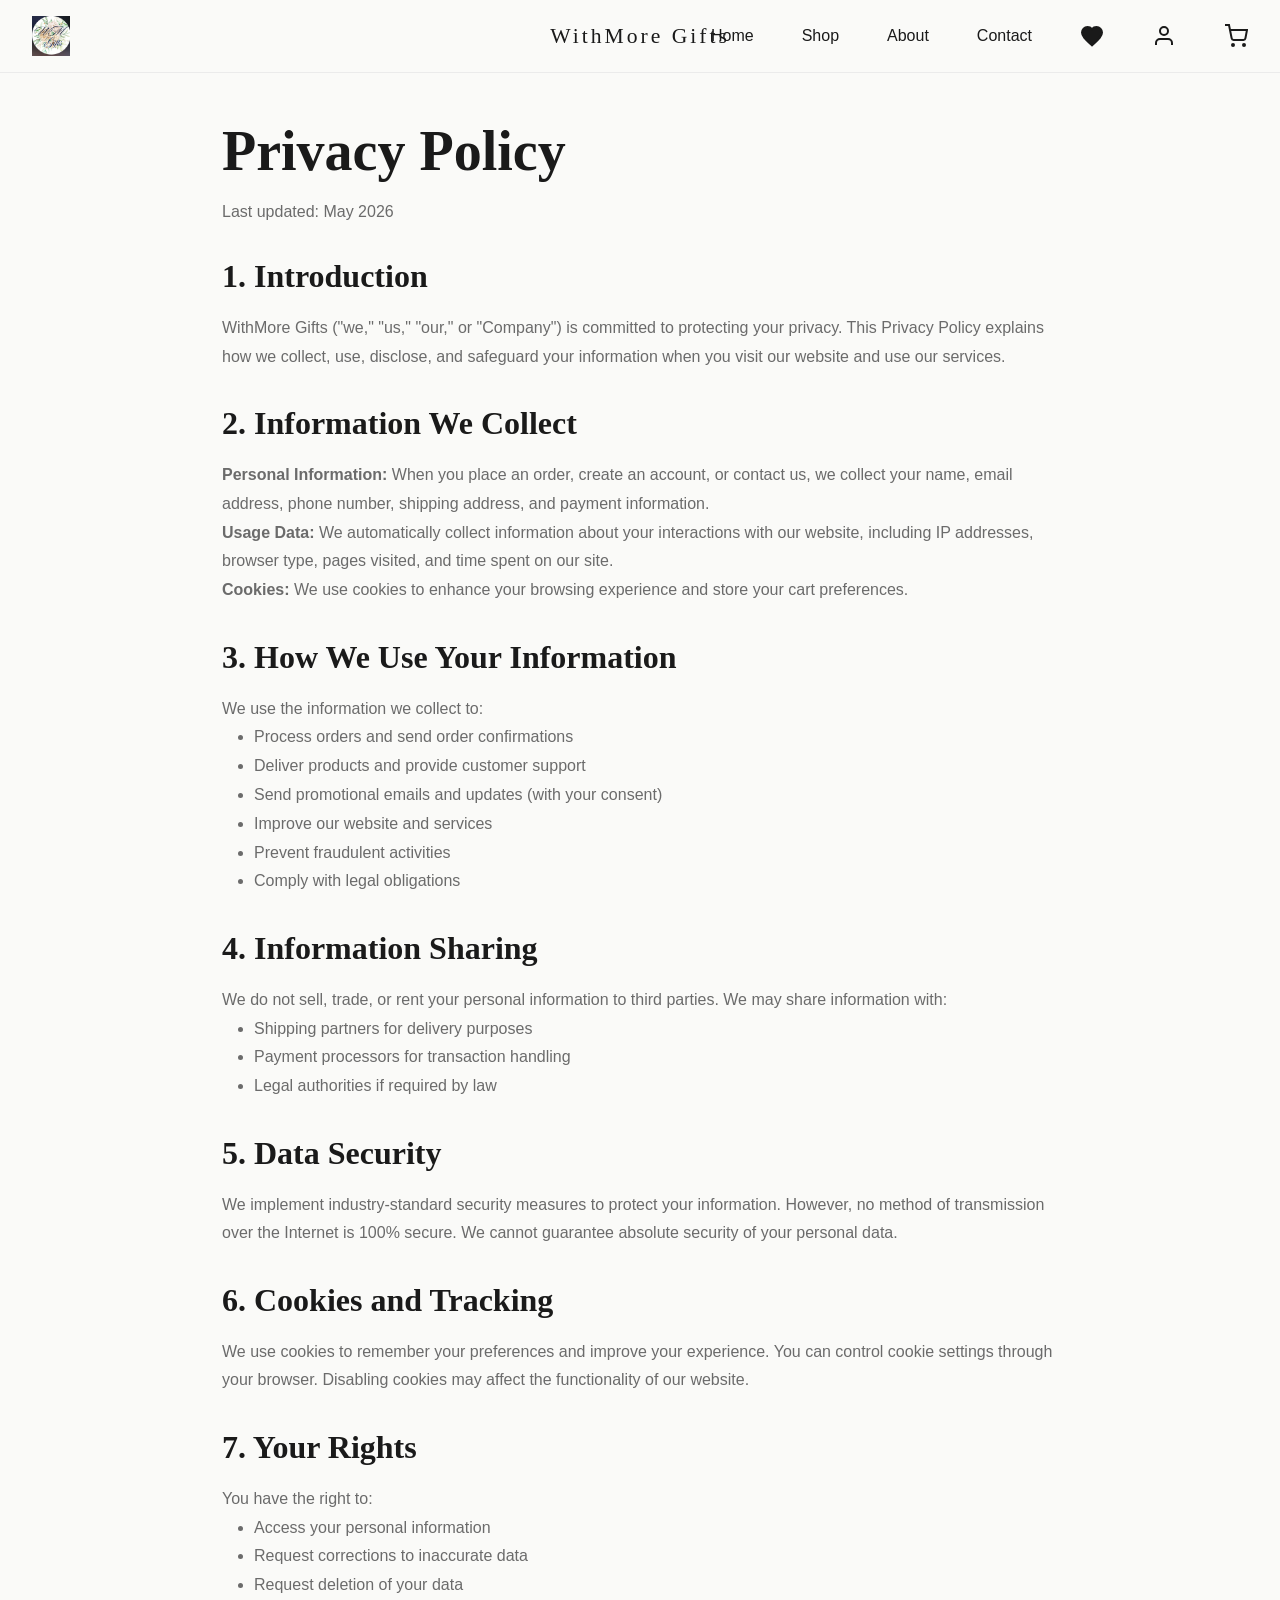
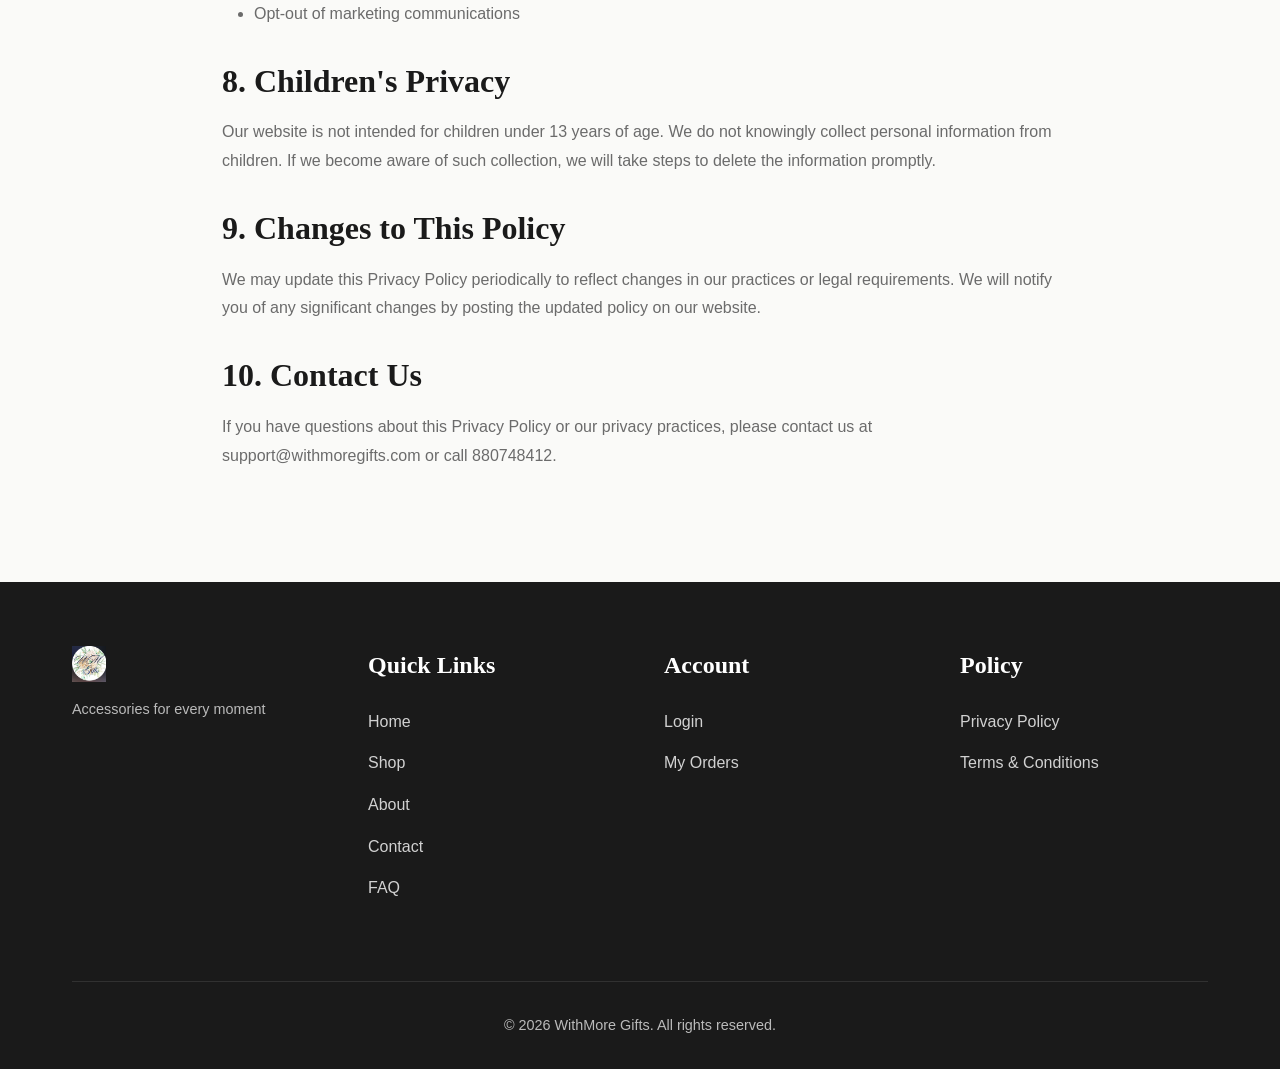
<file: privacy.html>
<!DOCTYPE html>
<html lang="en">
  <head>
    <meta charset="UTF-8" />
    <meta name="viewport" content="width=device-width, initial-scale=1.0" />
    <title>Privacy Policy - WithMore Gifts</title>
    <link rel="stylesheet" href="css/styles.css" />
  </head>

  <body>
    <!-- NAVBAR -->
    <nav class="navbar">
      <div class="navbar-logo">
        <a href="index.html">
          <img src="images/logo.jpeg" alt="WithMore Gifts" />
        </a>
      </div>

      <div class="navbar-brand">WithMore Gifts</div>

      <div class="nav-right">
        <div class="nav-links nav-center">
          <a href="index.html">Home</a>
          <a href="shop.html">Shop</a>
          <a href="about.html">About</a>
          <a href="contact.html">Contact</a>
        </div>

        <div class="nav-icon">
          <svg width="24" height="24" viewBox="0 0 24 24" fill="none" stroke="currentColor" stroke-width="2">
            <path d="M12 21.35l-1.45-1.32C5.4 15.36 2 12.28 2 8.5 2 5.42 4.42 3 7.5 3c1.74 0 3.41.81 4.5 2.09C13.09 3.81 14.76 3 16.5 3 19.58 3 22 5.42 22 8.5c0 3.78-3.4 6.86-8.55 11.54L12 21.35z" fill="currentColor" />
          </svg>
        </div>
        <a href="account.html" class="nav-icon">
          <svg width="24" height="24" viewBox="0 0 24 24" fill="none" stroke="currentColor" stroke-width="2">
            <path d="M20 21v-2a4 4 0 0 0-4-4H8a4 4 0 0 0-4 4v2M12 3a4 4 0 1 0 0 8 4 4 0 0 0 0-8z" />
          </svg>
        </a>
        <a href="cart.html" class="nav-icon" style="position: relative">
          <svg width="24" height="24" viewBox="0 0 24 24" fill="none" stroke="currentColor" stroke-width="2">
            <circle cx="9" cy="21" r="1" />
            <circle cx="20" cy="21" r="1" />
            <path d="M1 1h4l2.68 13.39a2 2 0 0 0 2 1.61h9.72a2 2 0 0 0 2-1.61L23 6H6" />
          </svg>
          <div class="cart-badge">0</div>
        </a>
        <button class="hamburger-btn">
          <span></span>
          <span></span>
          <span></span>
        </button>
      </div>
    </nav>

    <!-- MAIN CONTENT -->
    <main style="padding: 3rem 0">
      <div class="container" style="max-width: 900px">
        <h1 style="margin-bottom: 1rem">Privacy Policy</h1>
        <p style="color: var(--text-secondary); margin-bottom: 2rem">Last updated: May 2026</p>

        <div style="line-height: 1.8; color: var(--text-primary)">
          <h3 style="margin-top: 2rem; margin-bottom: 1rem">1. Introduction</h3>
          <p>
            WithMore Gifts ("we," "us," "our," or "Company") is committed to protecting your privacy. This Privacy Policy explains how we collect, use, disclose, and safeguard your information when you visit our website and use our services.
          </p>

          <h3 style="margin-top: 2rem; margin-bottom: 1rem">2. Information We Collect</h3>
          <p><strong>Personal Information:</strong> When you place an order, create an account, or contact us, we collect your name, email address, phone number, shipping address, and payment information.</p>
          <p><strong>Usage Data:</strong> We automatically collect information about your interactions with our website, including IP addresses, browser type, pages visited, and time spent on our site.</p>
          <p><strong>Cookies:</strong> We use cookies to enhance your browsing experience and store your cart preferences.</p>

          <h3 style="margin-top: 2rem; margin-bottom: 1rem">3. How We Use Your Information</h3>
          <p>We use the information we collect to:</p>
          <ul style="margin-left: 2rem; color: var(--text-secondary)">
            <li>Process orders and send order confirmations</li>
            <li>Deliver products and provide customer support</li>
            <li>Send promotional emails and updates (with your consent)</li>
            <li>Improve our website and services</li>
            <li>Prevent fraudulent activities</li>
            <li>Comply with legal obligations</li>
          </ul>

          <h3 style="margin-top: 2rem; margin-bottom: 1rem">4. Information Sharing</h3>
          <p>We do not sell, trade, or rent your personal information to third parties. We may share information with:</p>
          <ul style="margin-left: 2rem; color: var(--text-secondary)">
            <li>Shipping partners for delivery purposes</li>
            <li>Payment processors for transaction handling</li>
            <li>Legal authorities if required by law</li>
          </ul>

          <h3 style="margin-top: 2rem; margin-bottom: 1rem">5. Data Security</h3>
          <p>
            We implement industry-standard security measures to protect your information. However, no method of transmission over the Internet is 100% secure. We cannot guarantee absolute security of your personal data.
          </p>

          <h3 style="margin-top: 2rem; margin-bottom: 1rem">6. Cookies and Tracking</h3>
          <p>
            We use cookies to remember your preferences and improve your experience. You can control cookie settings through your browser. Disabling cookies may affect the functionality of our website.
          </p>

          <h3 style="margin-top: 2rem; margin-bottom: 1rem">7. Your Rights</h3>
          <p>You have the right to:</p>
          <ul style="margin-left: 2rem; color: var(--text-secondary)">
            <li>Access your personal information</li>
            <li>Request corrections to inaccurate data</li>
            <li>Request deletion of your data</li>
            <li>Opt-out of marketing communications</li>
          </ul>

          <h3 style="margin-top: 2rem; margin-bottom: 1rem">8. Children's Privacy</h3>
          <p>
            Our website is not intended for children under 13 years of age. We do not knowingly collect personal information from children. If we become aware of such collection, we will take steps to delete the information promptly.
          </p>

          <h3 style="margin-top: 2rem; margin-bottom: 1rem">9. Changes to This Policy</h3>
          <p>
            We may update this Privacy Policy periodically to reflect changes in our practices or legal requirements. We will notify you of any significant changes by posting the updated policy on our website.
          </p>

          <h3 style="margin-top: 2rem; margin-bottom: 1rem">10. Contact Us</h3>
          <p>
            If you have questions about this Privacy Policy or our privacy practices, please contact us at support@withmoregifts.com or call 880748412.
          </p>
        </div>
      </div>
    </main>

    <!-- FOOTER -->
    <footer class="footer">
      <div class="container">
        <div class="footer-content">
          <div class="footer-column footer-logo">
            <img src="images/logo.jpeg" alt="WithMore Gifts" />
            <p class="footer-tagline">Accessories for every moment</p>
          </div>

          <div class="footer-column">
            <h4>Quick Links</h4>
            <a href="index.html">Home</a>
            <a href="shop.html">Shop</a>
            <a href="about.html">About</a>
            <a href="contact.html">Contact</a>
            <a href="faq.html">FAQ</a>
          </div>

          <div class="footer-column">
            <h4>Account</h4>
            <a href="login.html">Login</a>
            <a href="orders.html">My Orders</a>
          </div>

          <div class="footer-column">
            <h4>Policy</h4>
            <a href="privacy.html">Privacy Policy</a>
            <a href="terms.html">Terms & Conditions</a>
          </div>
        </div>

        <div class="footer-bottom">
          © 2026 WithMore Gifts. All rights reserved.
        </div>
      </div>
    </footer>

    <script src="js/products.js"></script>
    <script src="js/cart.js"></script>
    <script src="js/script.js"></script>
  </body>
</html>
</file>
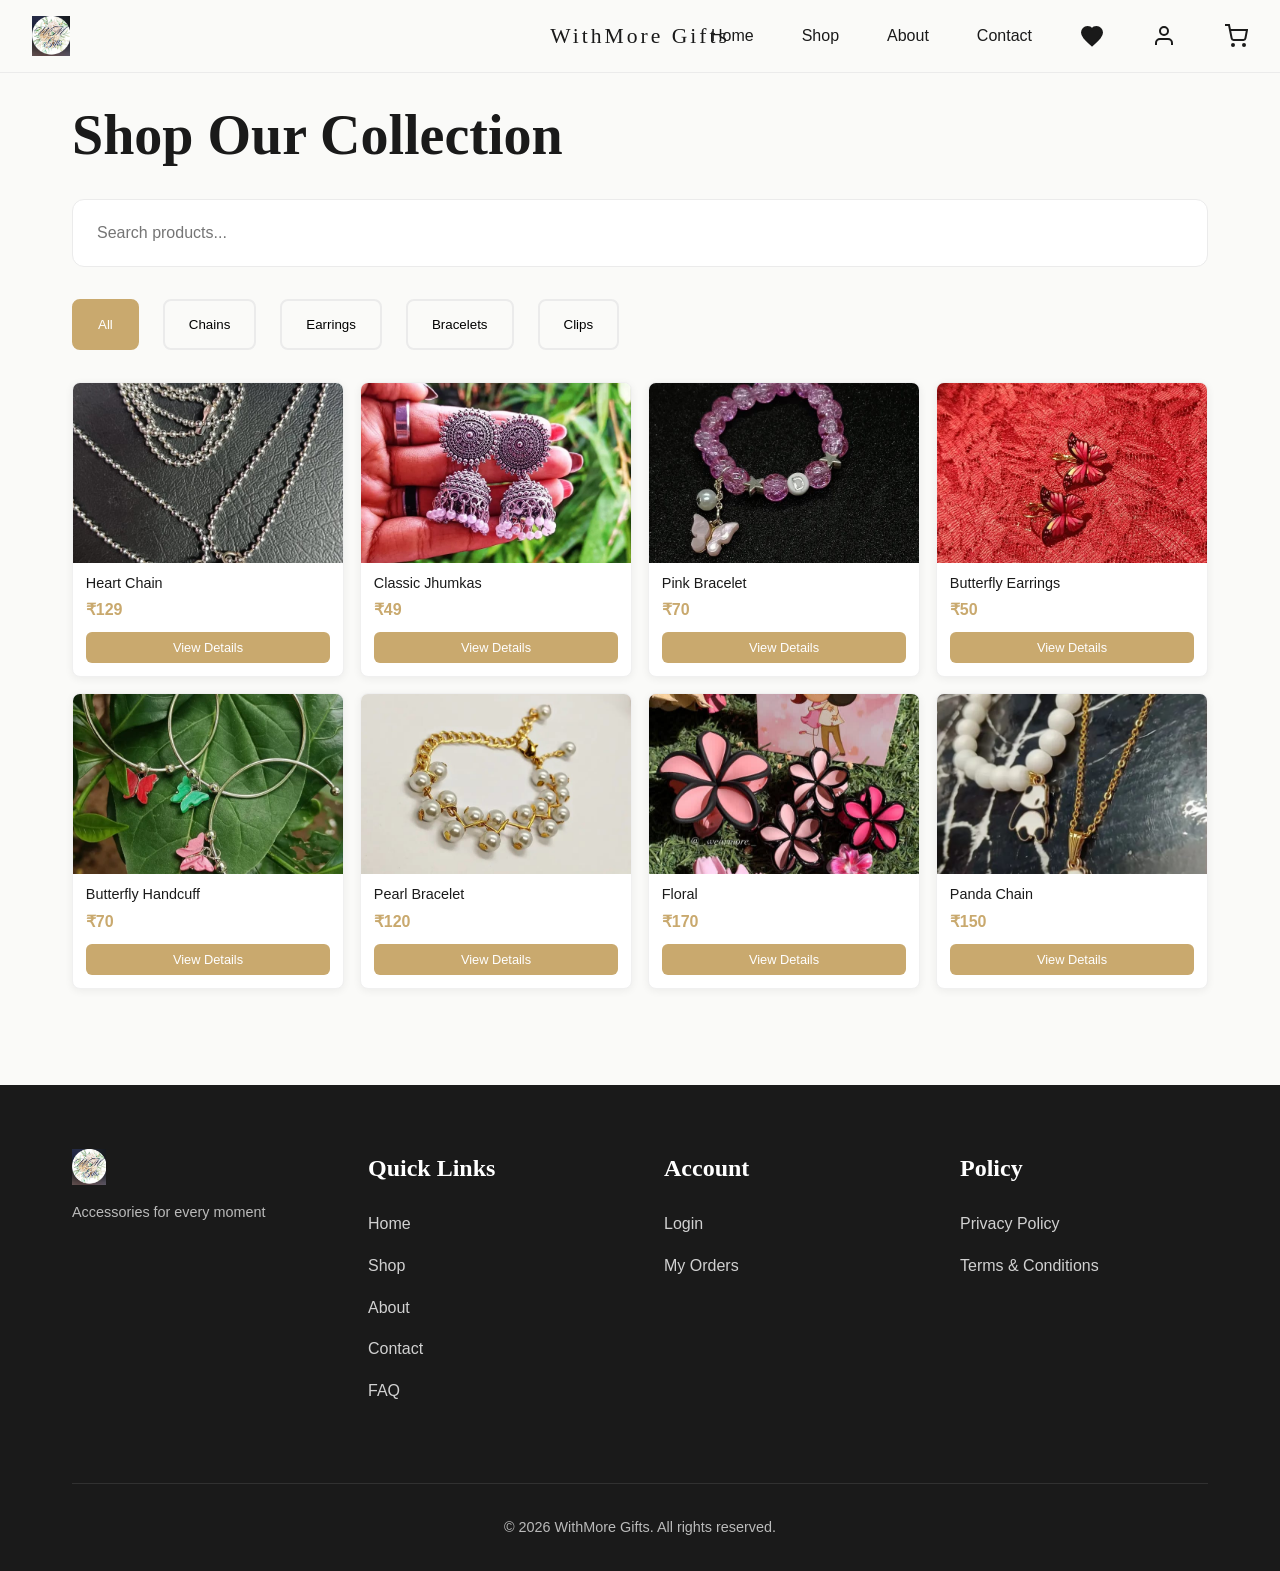
<file: shop.html>
<!DOCTYPE html>
<html lang="en">
  <head>
    <meta charset="UTF-8" />
    <meta name="viewport" content="width=device-width, initial-scale=1.0" />
    <title>Shop - WithMore Gifts</title>
    <link rel="stylesheet" href="css/styles.css" />
  </head>

  <body>
    <!-- NAVBAR -->
    <nav class="navbar">
      <div class="navbar-logo">
        <a href="index.html">
          <img src="images/logo.jpeg" alt="WithMore Gifts" />
        </a>
      </div>

      <div class="navbar-brand">WithMore Gifts</div>

      <div class="nav-right">
        <div class="nav-links nav-center">
          <a href="index.html">Home</a>
          <a href="shop.html">Shop</a>
          <a href="about.html">About</a>
          <a href="contact.html">Contact</a>
        </div>

        <div class="nav-icon">
          <svg width="24" height="24" viewBox="0 0 24 24" fill="none" stroke="currentColor" stroke-width="2">
            <path d="M12 21.35l-1.45-1.32C5.4 15.36 2 12.28 2 8.5 2 5.42 4.42 3 7.5 3c1.74 0 3.41.81 4.5 2.09C13.09 3.81 14.76 3 16.5 3 19.58 3 22 5.42 22 8.5c0 3.78-3.4 6.86-8.55 11.54L12 21.35z" fill="currentColor" />
          </svg>
        </div>
        <a href="account.html" class="nav-icon">
          <svg width="24" height="24" viewBox="0 0 24 24" fill="none" stroke="currentColor" stroke-width="2">
            <path d="M20 21v-2a4 4 0 0 0-4-4H8a4 4 0 0 0-4 4v2M12 3a4 4 0 1 0 0 8 4 4 0 0 0 0-8z" />
          </svg>
        </a>
        <a href="cart.html" class="nav-icon" style="position: relative">
          <svg width="24" height="24" viewBox="0 0 24 24" fill="none" stroke="currentColor" stroke-width="2">
            <circle cx="9" cy="21" r="1" />
            <circle cx="20" cy="21" r="1" />
            <path d="M1 1h4l2.68 13.39a2 2 0 0 0 2 1.61h9.72a2 2 0 0 0 2-1.61L23 6H6" />
          </svg>
          <div class="cart-badge">0</div>
        </a>
        <button class="hamburger-btn">
          <span></span>
          <span></span>
          <span></span>
        </button>
      </div>
    </nav>

    <!-- MAIN CONTENT -->
    <main style="padding: 2rem; min-height: 60vh">
      <div class="container">
        <h1 style="margin-bottom: 2rem">Shop Our Collection</h1>

        <!-- SEARCH BAR -->
        <div class="search-bar">
          <input type="text" class="search-input" placeholder="Search products..." />
        </div>

        <!-- CATEGORY FILTER TABS -->
        <div class="filter-tabs">
          <button class="filter-tab active" data-category="All">All</button>
          <button class="filter-tab" data-category="Chains">Chains</button>
          <button class="filter-tab" data-category="Earrings">Earrings</button>
          <button class="filter-tab" data-category="Bracelets">Bracelets</button>
          <button class="filter-tab" data-category="Clips">Clips</button>
        </div>

        <!-- PRODUCT GRID -->
        <div class="product-grid"></div>
      </div>
    </main>

    <!-- FOOTER -->
    <footer class="footer">
      <div class="container">
        <div class="footer-content">
          <div class="footer-column footer-logo">
            <img src="images/logo.jpeg" alt="WithMore Gifts" />
            <p class="footer-tagline">Accessories for every moment</p>
          </div>

          <div class="footer-column">
            <h4>Quick Links</h4>
            <a href="index.html">Home</a>
            <a href="shop.html">Shop</a>
            <a href="about.html">About</a>
            <a href="contact.html">Contact</a>
            <a href="faq.html">FAQ</a>
          </div>

          <div class="footer-column">
            <h4>Account</h4>
            <a href="login.html">Login</a>
            <a href="orders.html">My Orders</a>
          </div>

          <div class="footer-column">
            <h4>Policy</h4>
            <a href="privacy.html">Privacy Policy</a>
            <a href="terms.html">Terms & Conditions</a>
          </div>
        </div>

        <div class="footer-bottom">
          © 2026 WithMore Gifts. All rights reserved.
        </div>
      </div>
    </footer>

    <script src="js/products.js"></script>
    <script src="js/cart.js"></script>
    <script src="js/script.js"></script>
    <script>
      document.addEventListener("DOMContentLoaded", loadShopPage);
    </script>
  </body>
</html>
</file>
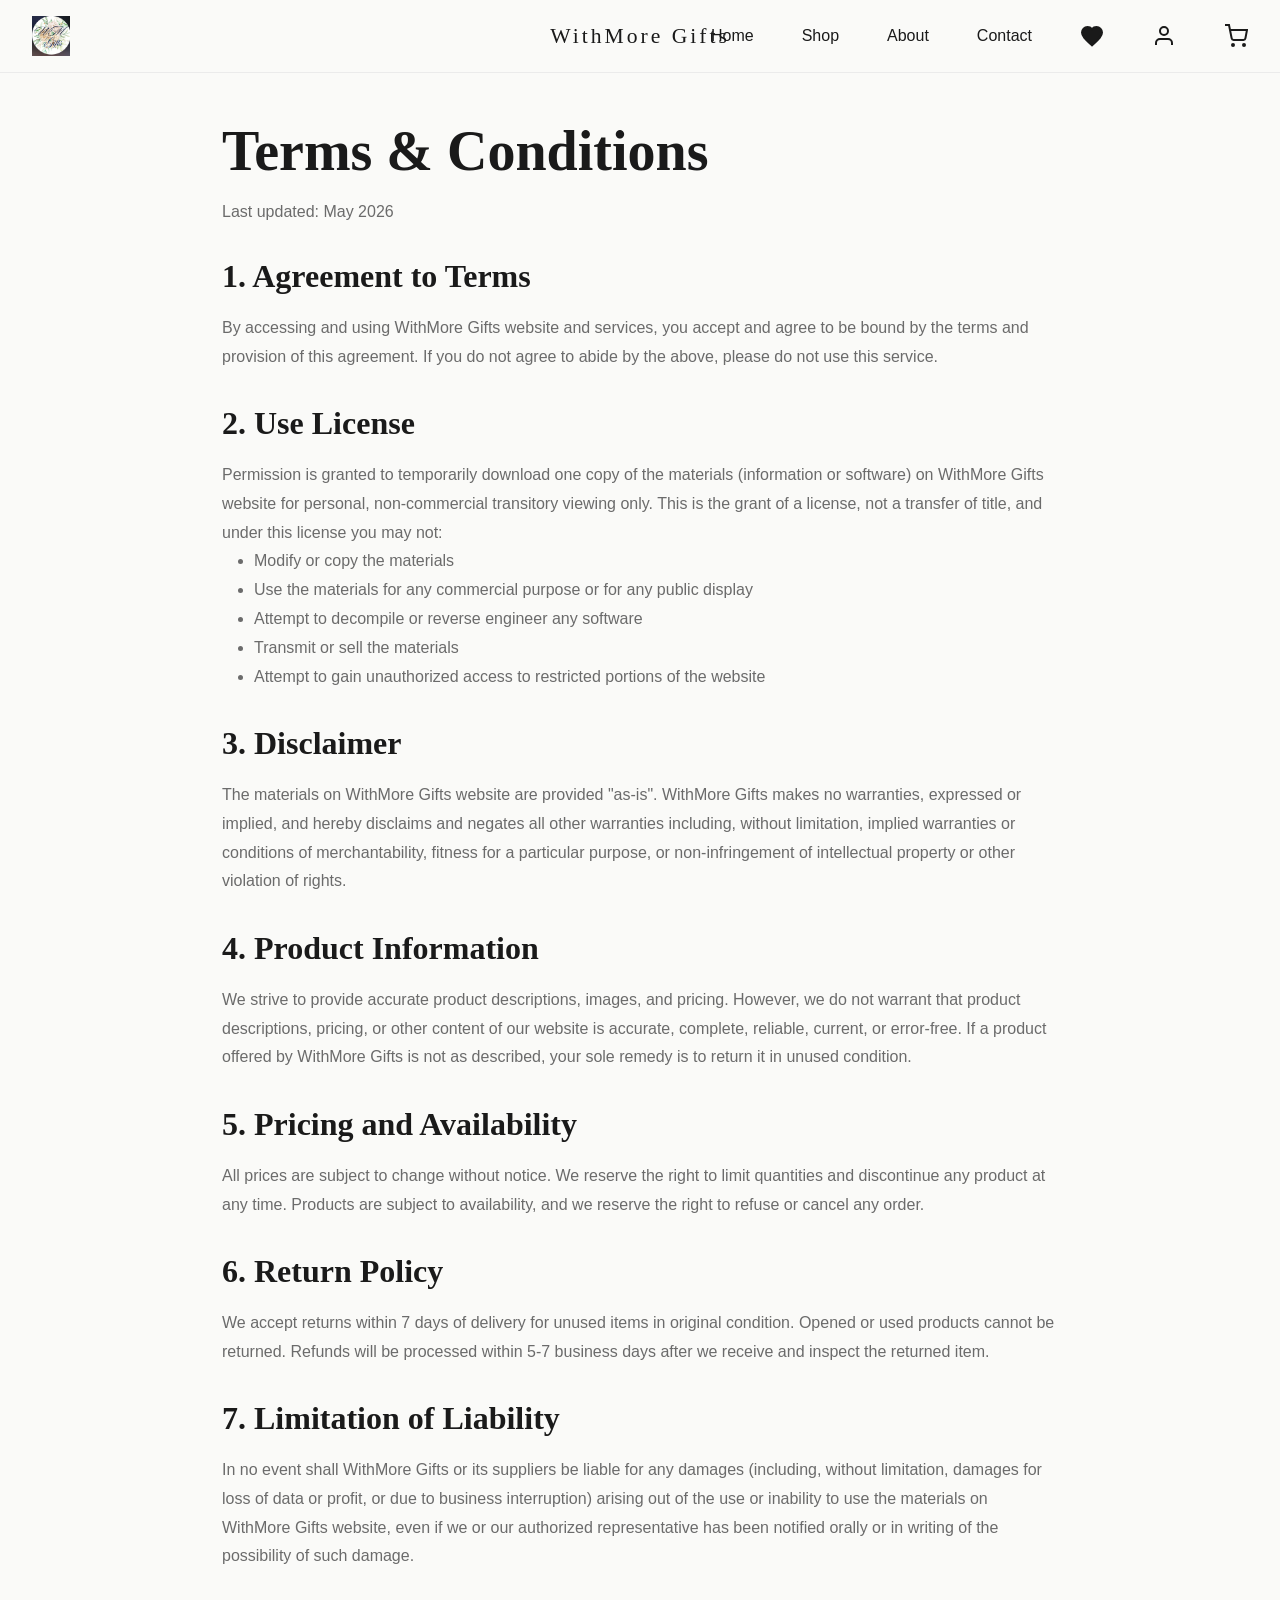
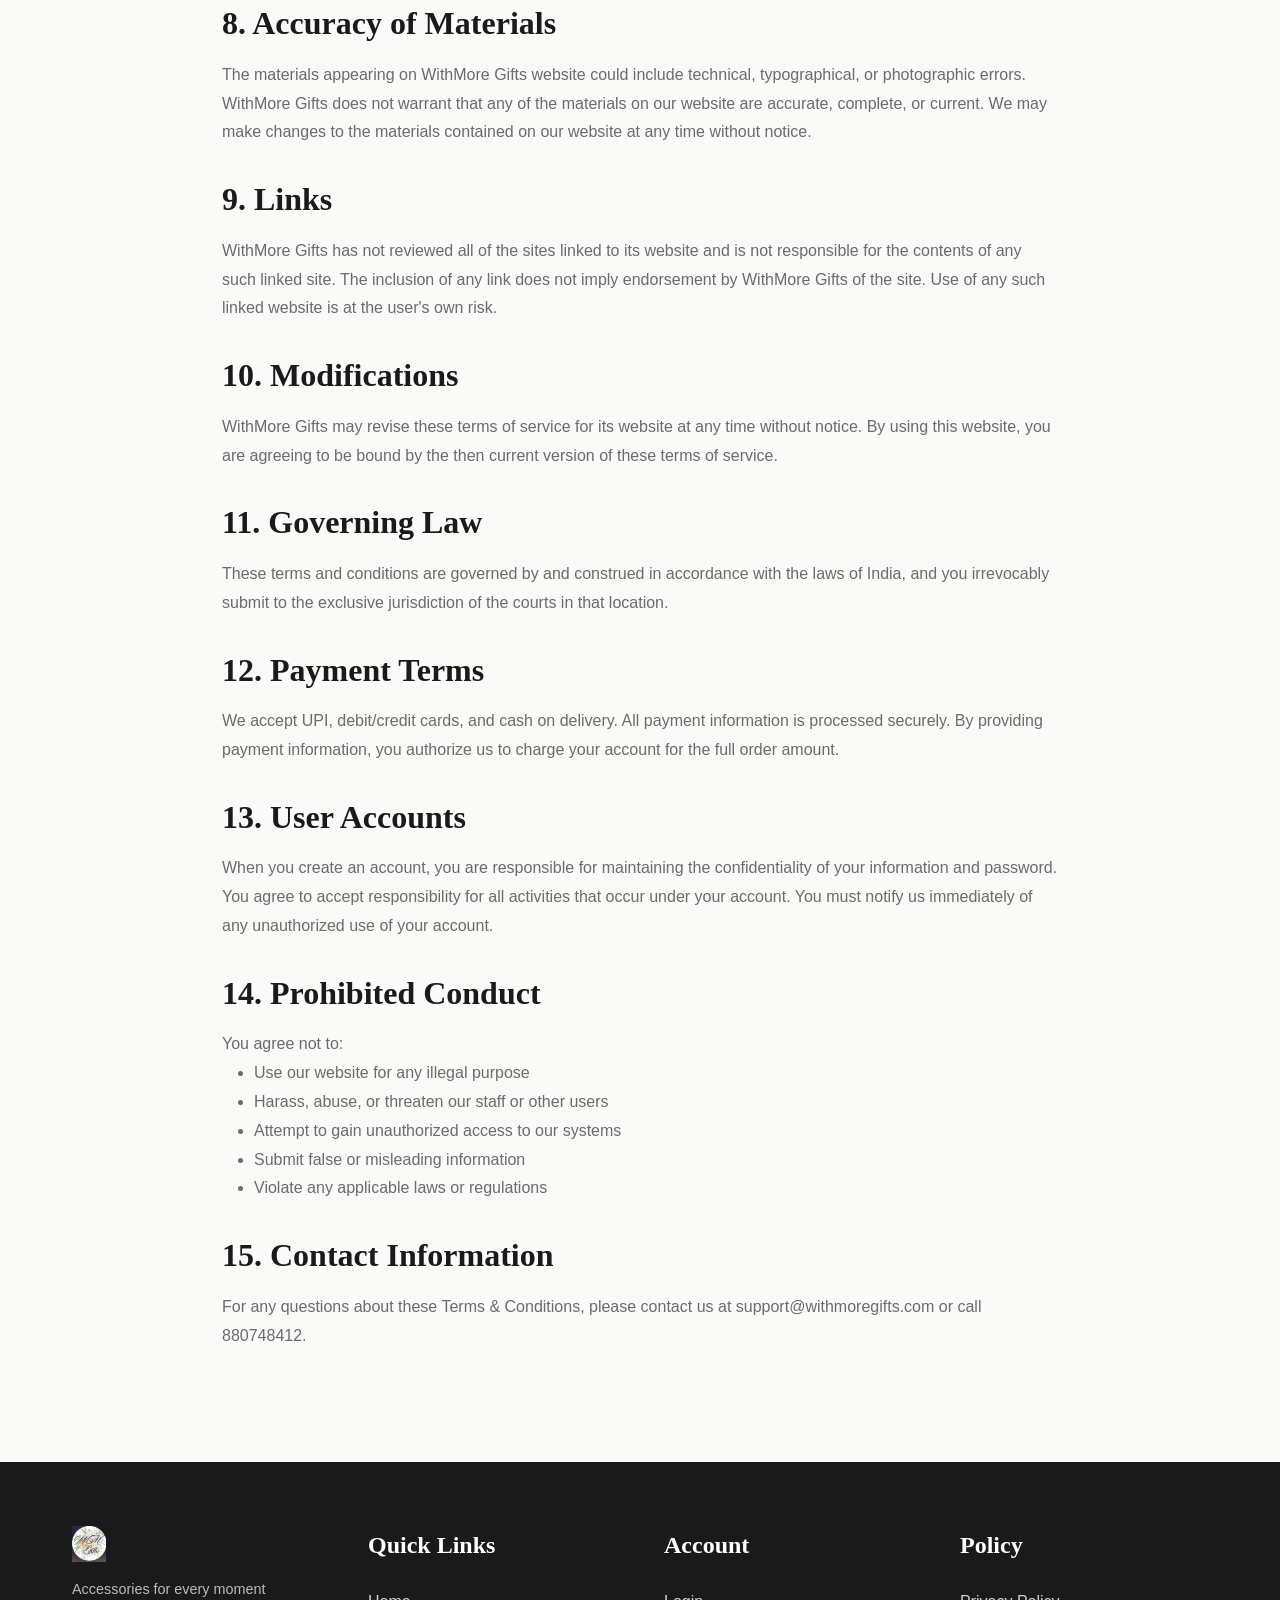
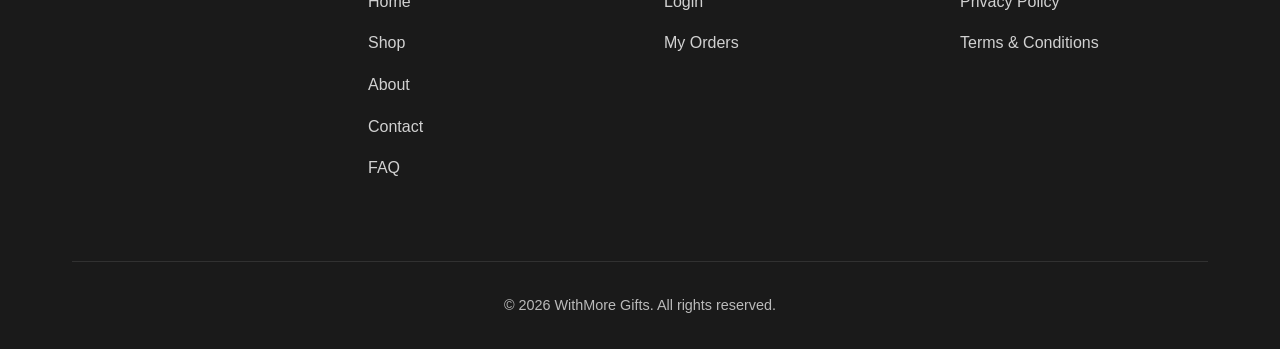
<file: terms.html>
<!DOCTYPE html>
<html lang="en">
  <head>
    <meta charset="UTF-8" />
    <meta name="viewport" content="width=device-width, initial-scale=1.0" />
    <title>Terms & Conditions - WithMore Gifts</title>
    <link rel="stylesheet" href="css/styles.css" />
  </head>

  <body>
    <!-- NAVBAR -->
    <nav class="navbar">
      <div class="navbar-logo">
        <a href="index.html">
          <img src="images/logo.jpeg" alt="WithMore Gifts" />
        </a>
      </div>

      <div class="navbar-brand">WithMore Gifts</div>

      <div class="nav-right">
        <div class="nav-links nav-center">
          <a href="index.html">Home</a>
          <a href="shop.html">Shop</a>
          <a href="about.html">About</a>
          <a href="contact.html">Contact</a>
        </div>

        <div class="nav-icon">
          <svg width="24" height="24" viewBox="0 0 24 24" fill="none" stroke="currentColor" stroke-width="2">
            <path d="M12 21.35l-1.45-1.32C5.4 15.36 2 12.28 2 8.5 2 5.42 4.42 3 7.5 3c1.74 0 3.41.81 4.5 2.09C13.09 3.81 14.76 3 16.5 3 19.58 3 22 5.42 22 8.5c0 3.78-3.4 6.86-8.55 11.54L12 21.35z" fill="currentColor" />
          </svg>
        </div>
        <a href="account.html" class="nav-icon">
          <svg width="24" height="24" viewBox="0 0 24 24" fill="none" stroke="currentColor" stroke-width="2">
            <path d="M20 21v-2a4 4 0 0 0-4-4H8a4 4 0 0 0-4 4v2M12 3a4 4 0 1 0 0 8 4 4 0 0 0 0-8z" />
          </svg>
        </a>
        <a href="cart.html" class="nav-icon" style="position: relative">
          <svg width="24" height="24" viewBox="0 0 24 24" fill="none" stroke="currentColor" stroke-width="2">
            <circle cx="9" cy="21" r="1" />
            <circle cx="20" cy="21" r="1" />
            <path d="M1 1h4l2.68 13.39a2 2 0 0 0 2 1.61h9.72a2 2 0 0 0 2-1.61L23 6H6" />
          </svg>
          <div class="cart-badge">0</div>
        </a>
        <button class="hamburger-btn">
          <span></span>
          <span></span>
          <span></span>
        </button>
      </div>
    </nav>

    <!-- MAIN CONTENT -->
    <main style="padding: 3rem 0">
      <div class="container" style="max-width: 900px">
        <h1 style="margin-bottom: 1rem">Terms & Conditions</h1>
        <p style="color: var(--text-secondary); margin-bottom: 2rem">Last updated: May 2026</p>

        <div style="line-height: 1.8; color: var(--text-primary)">
          <h3 style="margin-top: 2rem; margin-bottom: 1rem">1. Agreement to Terms</h3>
          <p>
            By accessing and using WithMore Gifts website and services, you accept and agree to be bound by the terms and provision of this agreement. If you do not agree to abide by the above, please do not use this service.
          </p>

          <h3 style="margin-top: 2rem; margin-bottom: 1rem">2. Use License</h3>
          <p>
            Permission is granted to temporarily download one copy of the materials (information or software) on WithMore Gifts website for personal, non-commercial transitory viewing only. This is the grant of a license, not a transfer of title, and under this license you may not:
          </p>
          <ul style="margin-left: 2rem; color: var(--text-secondary)">
            <li>Modify or copy the materials</li>
            <li>Use the materials for any commercial purpose or for any public display</li>
            <li>Attempt to decompile or reverse engineer any software</li>
            <li>Transmit or sell the materials</li>
            <li>Attempt to gain unauthorized access to restricted portions of the website</li>
          </ul>

          <h3 style="margin-top: 2rem; margin-bottom: 1rem">3. Disclaimer</h3>
          <p>
            The materials on WithMore Gifts website are provided "as-is". WithMore Gifts makes no warranties, expressed or implied, and hereby disclaims and negates all other warranties including, without limitation, implied warranties or conditions of merchantability, fitness for a particular purpose, or non-infringement of intellectual property or other violation of rights.
          </p>

          <h3 style="margin-top: 2rem; margin-bottom: 1rem">4. Product Information</h3>
          <p>
            We strive to provide accurate product descriptions, images, and pricing. However, we do not warrant that product descriptions, pricing, or other content of our website is accurate, complete, reliable, current, or error-free. If a product offered by WithMore Gifts is not as described, your sole remedy is to return it in unused condition.
          </p>

          <h3 style="margin-top: 2rem; margin-bottom: 1rem">5. Pricing and Availability</h3>
          <p>
            All prices are subject to change without notice. We reserve the right to limit quantities and discontinue any product at any time. Products are subject to availability, and we reserve the right to refuse or cancel any order.
          </p>

          <h3 style="margin-top: 2rem; margin-bottom: 1rem">6. Return Policy</h3>
          <p>
            We accept returns within 7 days of delivery for unused items in original condition. Opened or used products cannot be returned. Refunds will be processed within 5-7 business days after we receive and inspect the returned item.
          </p>

          <h3 style="margin-top: 2rem; margin-bottom: 1rem">7. Limitation of Liability</h3>
          <p>
            In no event shall WithMore Gifts or its suppliers be liable for any damages (including, without limitation, damages for loss of data or profit, or due to business interruption) arising out of the use or inability to use the materials on WithMore Gifts website, even if we or our authorized representative has been notified orally or in writing of the possibility of such damage.
          </p>

          <h3 style="margin-top: 2rem; margin-bottom: 1rem">8. Accuracy of Materials</h3>
          <p>
            The materials appearing on WithMore Gifts website could include technical, typographical, or photographic errors. WithMore Gifts does not warrant that any of the materials on our website are accurate, complete, or current. We may make changes to the materials contained on our website at any time without notice.
          </p>

          <h3 style="margin-top: 2rem; margin-bottom: 1rem">9. Links</h3>
          <p>
            WithMore Gifts has not reviewed all of the sites linked to its website and is not responsible for the contents of any such linked site. The inclusion of any link does not imply endorsement by WithMore Gifts of the site. Use of any such linked website is at the user's own risk.
          </p>

          <h3 style="margin-top: 2rem; margin-bottom: 1rem">10. Modifications</h3>
          <p>
            WithMore Gifts may revise these terms of service for its website at any time without notice. By using this website, you are agreeing to be bound by the then current version of these terms of service.
          </p>

          <h3 style="margin-top: 2rem; margin-bottom: 1rem">11. Governing Law</h3>
          <p>
            These terms and conditions are governed by and construed in accordance with the laws of India, and you irrevocably submit to the exclusive jurisdiction of the courts in that location.
          </p>

          <h3 style="margin-top: 2rem; margin-bottom: 1rem">12. Payment Terms</h3>
          <p>
            We accept UPI, debit/credit cards, and cash on delivery. All payment information is processed securely. By providing payment information, you authorize us to charge your account for the full order amount.
          </p>

          <h3 style="margin-top: 2rem; margin-bottom: 1rem">13. User Accounts</h3>
          <p>
            When you create an account, you are responsible for maintaining the confidentiality of your information and password. You agree to accept responsibility for all activities that occur under your account. You must notify us immediately of any unauthorized use of your account.
          </p>

          <h3 style="margin-top: 2rem; margin-bottom: 1rem">14. Prohibited Conduct</h3>
          <p>You agree not to:</p>
          <ul style="margin-left: 2rem; color: var(--text-secondary)">
            <li>Use our website for any illegal purpose</li>
            <li>Harass, abuse, or threaten our staff or other users</li>
            <li>Attempt to gain unauthorized access to our systems</li>
            <li>Submit false or misleading information</li>
            <li>Violate any applicable laws or regulations</li>
          </ul>

          <h3 style="margin-top: 2rem; margin-bottom: 1rem">15. Contact Information</h3>
          <p>
            For any questions about these Terms & Conditions, please contact us at support@withmoregifts.com or call 880748412.
          </p>
        </div>
      </div>
    </main>

    <!-- FOOTER -->
    <footer class="footer">
      <div class="container">
        <div class="footer-content">
          <div class="footer-column footer-logo">
            <img src="images/logo.jpeg" alt="WithMore Gifts" />
            <p class="footer-tagline">Accessories for every moment</p>
          </div>

          <div class="footer-column">
            <h4>Quick Links</h4>
            <a href="index.html">Home</a>
            <a href="shop.html">Shop</a>
            <a href="about.html">About</a>
            <a href="contact.html">Contact</a>
            <a href="faq.html">FAQ</a>
          </div>

          <div class="footer-column">
            <h4>Account</h4>
            <a href="login.html">Login</a>
            <a href="orders.html">My Orders</a>
          </div>

          <div class="footer-column">
            <h4>Policy</h4>
            <a href="privacy.html">Privacy Policy</a>
            <a href="terms.html">Terms & Conditions</a>
          </div>
        </div>

        <div class="footer-bottom">
          © 2026 WithMore Gifts. All rights reserved.
        </div>
      </div>
    </footer>

    <script src="js/products.js"></script>
    <script src="js/cart.js"></script>
    <script src="js/script.js"></script>
  </body>
</html>
</file>
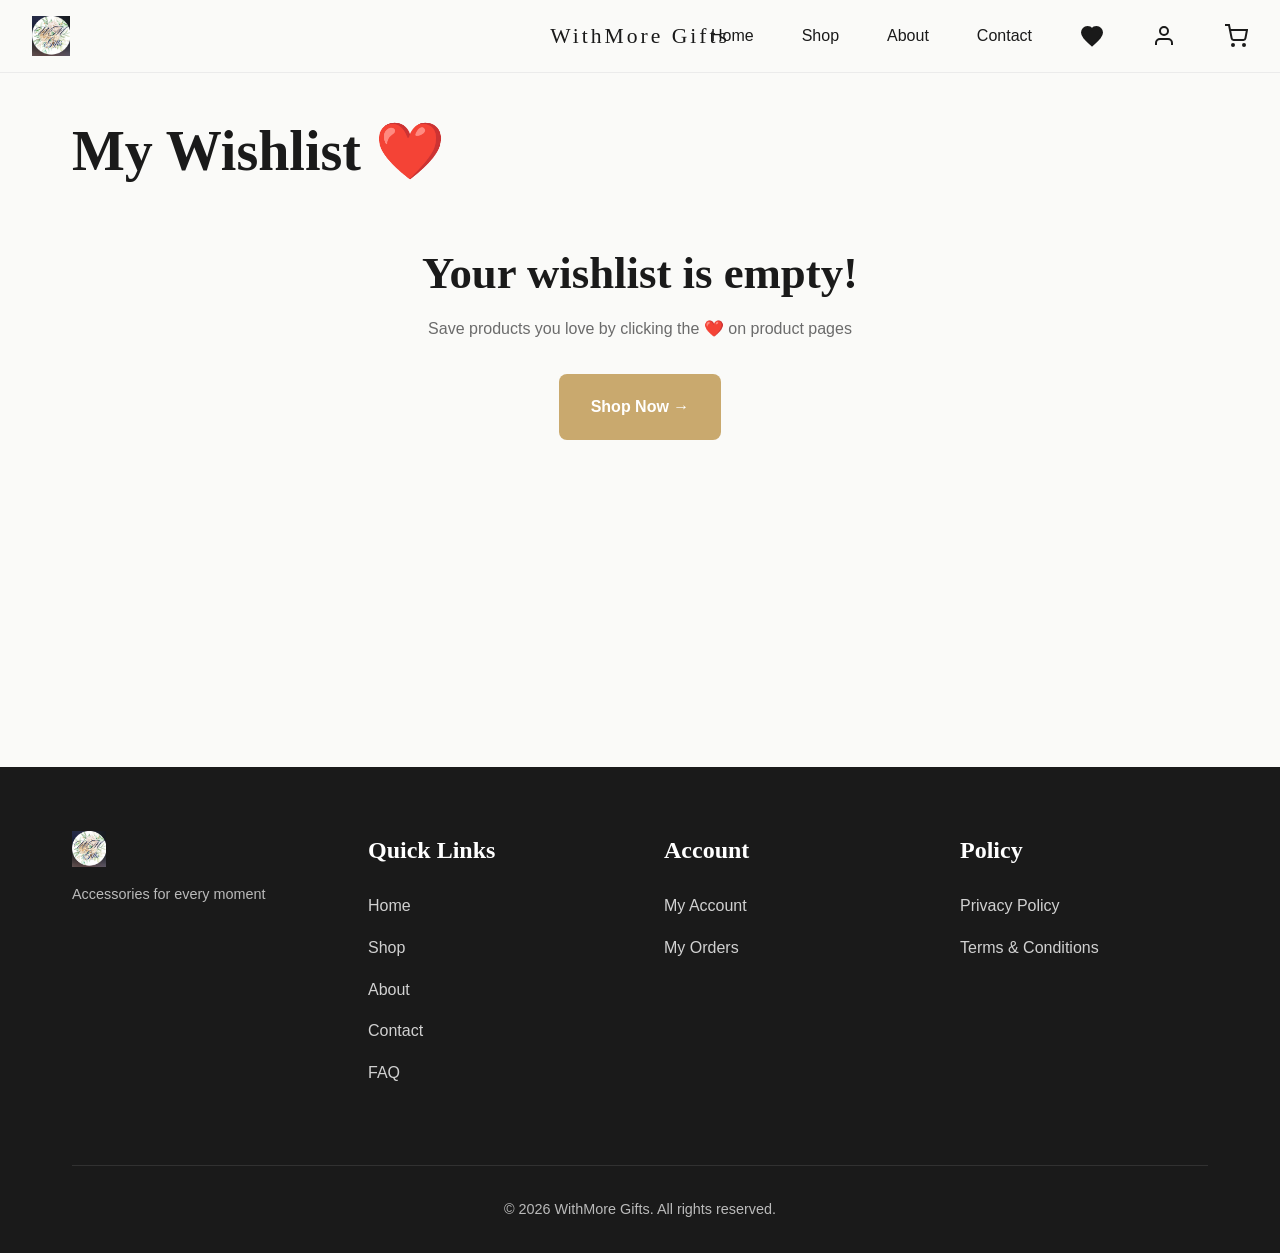
<file: wishlist.html>
<!DOCTYPE html>
<html lang="en">
  <head>
    <meta charset="UTF-8" />
    <meta name="viewport" content="width=device-width, initial-scale=1.0" />
    <title>Wishlist - WithMore Gifts</title>
    <link rel="stylesheet" href="css/styles.css" />
    <style>
      .wishlist-section {
        padding: 3rem 0;
        min-height: 70vh;
      }
      .wishlist-grid {
        display: grid;
        grid-template-columns: repeat(auto-fill, minmax(220px, 1fr));
        gap: 1.5rem;
        margin-top: 2rem;
      }
      .wishlist-card {
        background: var(--bg-card);
        border-radius: 12px;
        box-shadow: 0 2px 16px rgba(0,0,0,0.07);
        overflow: hidden;
        position: relative;
      }
      .wishlist-card img {
        width: 100%;
        height: 200px;
        object-fit: cover;
      }
      .wishlist-card-info {
        padding: 1rem;
      }
      .wishlist-card-info h3 {
        font-size: 1rem;
        margin-bottom: 0.3rem;
      }
      .wishlist-card-info p {
        color: var(--accent-primary);
        font-weight: 600;
        margin-bottom: 0.8rem;
      }
      .wishlist-remove {
        position: absolute;
        top: 0.5rem;
        right: 0.5rem;
        background: white;
        border: none;
        border-radius: 50%;
        width: 30px;
        height: 30px;
        cursor: pointer;
        font-size: 1rem;
        display: flex;
        align-items: center;
        justify-content: center;
        box-shadow: 0 2px 8px rgba(0,0,0,0.1);
      }
      .empty-wishlist {
        text-align: center;
        padding: 4rem 2rem;
      }
      .empty-wishlist h2 {
        margin-bottom: 1rem;
        color: var(--text-primary);
      }
      .empty-wishlist p {
        color: var(--text-secondary);
        margin-bottom: 2rem;
      }
      @media (max-width: 480px) {
        .wishlist-grid {
          grid-template-columns: repeat(2, 1fr);
        }
      }
    </style>
  </head>
  <body>

    <!-- NAVBAR -->
    <nav class="navbar">
      <div class="navbar-logo">
        <a href="index.html">
          <img src="images/logo.jpeg" alt="WithMore Gifts" />
        </a>
      </div>
      <div class="navbar-brand">WithMore Gifts</div>
      <div class="nav-right">
        <div class="nav-links nav-center">
          <a href="index.html">Home</a>
          <a href="shop.html">Shop</a>
          <a href="about.html">About</a>
          <a href="contact.html">Contact</a>
        </div>
        <a href="wishlist.html" class="nav-icon">
          <svg width="24" height="24" viewBox="0 0 24 24" fill="none" stroke="currentColor" stroke-width="2">
            <path d="M12 21.35l-1.45-1.32C5.4 15.36 2 12.28 2 8.5 2 5.42 4.42 3 7.5 3c1.74 0 3.41.81 4.5 2.09C13.09 3.81 14.76 3 16.5 3 19.58 3 22 5.42 22 8.5c0 3.78-3.4 6.86-8.55 11.54L12 21.35z" fill="currentColor" />
          </svg>
        </a>
        <a href="account.html" class="nav-icon">
          <svg width="24" height="24" viewBox="0 0 24 24" fill="none" stroke="currentColor" stroke-width="2">
            <path d="M20 21v-2a4 4 0 0 0-4-4H8a4 4 0 0 0-4 4v2M12 3a4 4 0 1 0 0 8 4 4 0 0 0 0-8z" />
          </svg>
        </a>
        <a href="cart.html" class="nav-icon" style="position: relative">
          <svg width="24" height="24" viewBox="0 0 24 24" fill="none" stroke="currentColor" stroke-width="2">
            <circle cx="9" cy="21" r="1" />
            <circle cx="20" cy="21" r="1" />
            <path d="M1 1h4l2.68 13.39a2 2 0 0 0 2 1.61h9.72a2 2 0 0 0 2-1.61L23 6H6" />
          </svg>
          <div class="cart-badge">0</div>
        </a>
        <button class="hamburger-btn">
          <span></span>
          <span></span>
          <span></span>
        </button>
      </div>
    </nav>

    <!-- WISHLIST SECTION -->
    <section class="wishlist-section">
      <div class="container">
        <h1>My Wishlist ❤️</h1>
        <div id="wishlistContent"></div>
      </div>
    </section>

    <!-- FOOTER -->
    <footer class="footer">
      <div class="container">
        <div class="footer-content">
          <div class="footer-column footer-logo">
            <img src="images/logo.jpeg" alt="WithMore Gifts" />
            <p class="footer-tagline">Accessories for every moment</p>
          </div>
          <div class="footer-column">
            <h4>Quick Links</h4>
            <a href="index.html">Home</a>
            <a href="shop.html">Shop</a>
            <a href="about.html">About</a>
            <a href="contact.html">Contact</a>
            <a href="faq.html">FAQ</a>
          </div>
          <div class="footer-column">
            <h4>Account</h4>
            <a href="account.html">My Account</a>
            <a href="orders.html">My Orders</a>
          </div>
          <div class="footer-column">
            <h4>Policy</h4>
            <a href="privacy.html">Privacy Policy</a>
            <a href="terms.html">Terms & Conditions</a>
          </div>
        </div>
        <div class="footer-bottom">
          © 2026 WithMore Gifts. All rights reserved.
        </div>
      </div>
    </footer>

    <script src="js/products.js"></script>
    <script src="js/cart.js"></script>
    <script src="js/script.js"></script>
    <script>
      // ============================================
      // WISHLIST PAGE LOGIC
      // ============================================

      document.addEventListener('DOMContentLoaded', () => {
        updateCartBadge();
        toggleHamburgerMenu();
        loadWishlist();
      });

      function loadWishlist() {
        const wishlist = JSON.parse(localStorage.getItem('wm_wishlist')) || [];
        const container = document.getElementById('wishlistContent');

        if (wishlist.length === 0) {
          container.innerHTML = `
            <div class="empty-wishlist">
              <h2>Your wishlist is empty!</h2>
              <p>Save products you love by clicking the ❤️ on product pages</p>
              <button class="btn btn-primary" onclick="navigateToURL('shop.html')">Shop Now →</button>
            </div>
          `;
          return;
        }

        container.innerHTML = `
          <div class="wishlist-grid">
            ${wishlist.map(item => `
              <div class="wishlist-card">
                <img src="${item.image}" alt="${item.name}" />
                <button class="wishlist-remove" onclick="removeFromWishlist(${item.id})">✕</button>
                <div class="wishlist-card-info">
                  <h3>${item.name}</h3>
                  <p>₹${item.price}</p>
                  <button class="btn btn-primary" style="width:100%;font-size:0.85rem;padding:0.6rem;"
                    onclick="navigateToURL('product.html', {id: ${item.id}})">View Details</button>
                </div>
              </div>
            `).join('')}
          </div>
        `;
      }

      function removeFromWishlist(id) {
        let wishlist = JSON.parse(localStorage.getItem('wm_wishlist')) || [];
        wishlist = wishlist.filter(item => item.id !== id);
        localStorage.setItem('wm_wishlist', JSON.stringify(wishlist));
        loadWishlist();
      }
    </script>
  </body>
</html>
</file>
<file: css/styles.css>
/* ==================== DESIGN SYSTEM & VARIABLES ==================== */
:root {
  /* Colors */
  --bg-primary: #FAFAF8;
  --bg-card: #FFFFFF;
  --accent-primary: #C9A96E;
  --text-primary: #1A1A1A;
  --text-secondary: #6B6B6B;
  --border-color: #EBEBEB;

  /* Typography */
  --font-heading: "Cormorant Garamond", serif;
  --font-body: "DM Sans", sans-serif;

  /* Spacing */
  --spacing-xs: 0.5rem;
  --spacing-sm: 1rem;
  --spacing-md: 1.5rem;
  --spacing-lg: 2rem;
  --spacing-xl: 3rem;
  --spacing-2xl: 4rem;

  /* Borders & Shadows */
  --radius-sm: 8px;
  --radius-md: 12px;
  --shadow-soft: 0 2px 16px rgba(0, 0, 0, 0.07);
  --shadow-hover: 0 8px 24px rgba(0, 0, 0, 0.12);

  /* Transitions */
  --transition-quick: 0.2s ease;
  --transition-smooth: 0.3s ease;
}

/* ==================== GOOGLE FONTS IMPORT ==================== */
@import url('https://fonts.googleapis.com/css2?family=Cormorant+Garamond:wght@300;400;500;600;700&family=DM+Sans:wght@400;500;700&display=swap');

/* ==================== RESET & BASE STYLES ==================== */
* {
  margin: 0;
  padding: 0;
  box-sizing: border-box;
}

html {
  scroll-behavior: smooth;
}

body {
  font-family: var(--font-body);
  color: var(--text-primary);
  background-color: var(--bg-primary);
  line-height: 1.6;
}

img {
  max-width: 100%;
  height: auto;
  display: block;
}

a {
  text-decoration: none;
  color: inherit;
  transition: color var(--transition-smooth);
}

button {
  cursor: pointer;
  border: none;
  font-family: var(--font-body);
  transition: all var(--transition-smooth);
}

input,
textarea {
  font-family: var(--font-body);
}

/* ==================== TYPOGRAPHY ==================== */
h1 {
  font-family: var(--font-heading);
  font-size: 3.5rem;
  font-weight: 700;
  line-height: 1.1;
}

h2 {
  font-family: var(--font-heading);
  font-size: 2.8rem;
  font-weight: 700;
  line-height: 1.2;
}

h3 {
  font-family: var(--font-heading);
  font-size: 2rem;
  font-weight: 600;
  line-height: 1.3;
}

h4 {
  font-family: var(--font-heading);
  font-size: 1.5rem;
  font-weight: 600;
}

p {
  color: var(--text-secondary);
  font-size: 1rem;
}

/* ==================== NAVBAR ==================== */
.navbar {
  position: sticky;
  top: 0;
  z-index: 1000;
  background: rgba(250, 250, 248, 0.95);
  backdrop-filter: blur(10px);
  border-bottom: 1px solid var(--border-color);
  padding: var(--spacing-sm) var(--spacing-lg);
  display: flex;
  justify-content: space-between;
  align-items: center;
  transition: all var(--transition-smooth);
}

.navbar-logo {
  display: flex;
  align-items: center;
}

.navbar-logo img {
  height: 40px;
  width: auto;
}

.navbar-brand {
  position: absolute;
  left: 50%;
  top: 50%;
  transform: translate(-50%, -50%);
  font-family: 'Cormorant Garamond', serif;
  font-size: 1.35rem;
  font-weight: 500;
  letter-spacing: 3px;
  color: var(--text-primary);
  white-space: nowrap;
  text-align: center;
  pointer-events: none;
  z-index: 1010;
}

.nav-links {
  display: flex;
  gap: var(--spacing-lg);
  align-items: center;
}

.nav-links a,
.nav-center a {
  font-family: var(--font-body);
  font-weight: 500;
  color: var(--text-primary);
  position: relative;
}

.nav-links a::after,
.nav-center a::after {
  content: "";
  position: absolute;
  bottom: -4px;
  left: 0;
  width: 0;
  height: 2px;
  background: var(--accent-primary);
  transition: width var(--transition-smooth);
}

.nav-links a:hover::after,
.nav-center a:hover::after {
  width: 100%;
}

.nav-center {
  display: flex;
  gap: var(--spacing-xl);
  flex: 1;
  justify-content: center;
}

.nav-center a {
  font-family: var(--font-body);
  font-weight: 500;
  color: var(--text-primary);
  position: relative;
}

.nav-center a::after {
  content: "";
  position: absolute;
  bottom: -4px;
  left: 0;
  width: 0;
  height: 2px;
  background: var(--accent-primary);
  transition: width var(--transition-smooth);
}

.nav-center a:hover::after {
  width: 100%;
}

.nav-right {
  display: flex;
  gap: var(--spacing-xl);
  align-items: center;
  margin-left: auto;
}

.nav-icon {
  width: 24px;
  height: 24px;
  display: flex;
  align-items: center;
  justify-content: center;
  cursor: pointer;
  position: relative;
  transition: color var(--transition-smooth);
}

.nav-icon:hover {
  color: var(--accent-primary);
}

.cart-badge {
  position: absolute;
  top: -8px;
  right: -8px;
  background: var(--accent-primary);
  color: white;
  width: 20px;
  height: 20px;
  border-radius: 50%;
  display: flex;
  align-items: center;
  justify-content: center;
  font-size: 0.75rem;
  font-weight: 700;
}

.hamburger-btn {
  display: none;
  flex-direction: column;
  gap: 5px;
  background: none;
  padding: 0;
}

.hamburger-btn span {
  width: 24px;
  height: 2px;
  background: var(--text-primary);
  transition: all var(--transition-smooth);
}

.hamburger-btn.active span:nth-child(1) {
  transform: rotate(45deg) translate(8px, 8px);
}

.hamburger-btn.active span:nth-child(2) {
  opacity: 0;
}

.hamburger-btn.active span:nth-child(3) {
  transform: rotate(-45deg) translate(8px, -8px);
}

/* ==================== FOOTER ==================== */
.footer {
  background: var(--text-primary);
  color: white;
  padding: var(--spacing-2xl) var(--spacing-lg) var(--spacing-lg);
  margin-top: var(--spacing-2xl);
}

.footer-content {
  display: grid;
  grid-template-columns: repeat(4, 1fr);
  gap: var(--spacing-xl);
  margin-bottom: var(--spacing-2xl);
}

.footer-column h4 {
  color: white;
  margin-bottom: var(--spacing-md);
}

.footer-column a {
  display: block;
  color: rgba(255, 255, 255, 0.8);
  margin-bottom: var(--spacing-sm);
  transition: color var(--transition-smooth);
}

.footer-column a:hover {
  color: var(--accent-primary);
}

.footer-logo img {
  height: 36px;
  margin-bottom: var(--spacing-sm);
}

.footer-tagline {
  font-size: 0.9rem;
  color: rgba(255, 255, 255, 0.7);
}

.footer-bottom {
  border-top: 1px solid rgba(255, 255, 255, 0.1);
  padding-top: var(--spacing-lg);
  text-align: center;
  color: rgba(255, 255, 255, 0.7);
  font-size: 0.9rem;
}

/* ==================== HERO SECTION ==================== */
.hero {
  min-height: 70vh;
  display: flex;
  flex-direction: column;
  align-items: center;
  justify-content: center;
  text-align: center;
  padding: var(--spacing-xl);
  background: linear-gradient(rgba(0, 0, 0, 0.58), rgba(0, 0, 0, 0.28)), url("../images/pearl-bracelet.jpeg") center/cover no-repeat;
  background-color: #0a0a0a;
  color: #fff;
  position: relative;
}

.hero h1 {
  margin-bottom: var(--spacing-md);
  color: #fff;
}

.hero p {
  font-size: 1.3rem;
  color: #FFFFFF;
  margin-bottom: var(--spacing-2xl);
  max-width: 600px;
}

.hero-buttons {
  display: flex;
  gap: var(--spacing-lg);
  justify-content: center;
  flex-wrap: wrap;
}

/* ==================== BUTTONS ==================== */
.btn {
  padding: var(--spacing-md) var(--spacing-lg);
  border-radius: var(--radius-sm);
  font-weight: 600;
  font-size: 1rem;
  display: inline-block;
  text-align: center;
  cursor: pointer;
  transition: all var(--transition-smooth);
}

.btn-primary {
  background: var(--accent-primary);
  color: white;
}

.btn-primary:hover {
  background: #b8956a;
  box-shadow: var(--shadow-hover);
}

.btn-secondary {
  background: transparent;
  color: var(--accent-primary);
  border: 2px solid var(--accent-primary);
}

.btn-secondary:hover {
  background: var(--accent-primary);
  color: white;
}

.btn-small {
  padding: var(--spacing-sm) var(--spacing-md);
  font-size: 0.9rem;
}

.btn-block {
  width: 100%;
}

/* ==================== GRID SYSTEM ==================== */
.container {
  max-width: 1200px;
  margin: 0 auto;
  padding: 0 var(--spacing-lg);
}

.grid {
  display: grid;
  gap: var(--spacing-lg);
}

.grid-2 {
  grid-template-columns: repeat(2, 1fr);
}

.grid-3 {
  grid-template-columns: repeat(3, 1fr);
}

.grid-4 {
  grid-template-columns: repeat(4, 1fr);
}

/* ==================== CARDS ==================== */
.card {
  background: var(--bg-card);
  border-radius: var(--radius-md);
  padding: var(--spacing-lg);
  box-shadow: var(--shadow-soft);
  transition: all var(--transition-smooth);
}

.card:hover {
  box-shadow: var(--shadow-hover);
  transform: translateY(-4px);
}

.card-image {
  width: 100%;
  height: 200px;
  object-fit: cover;
  border-radius: var(--radius-md);
  margin-bottom: var(--spacing-md);
}

.card-image-large {
  height: 400px;
}

.card-title {
  font-family: var(--font-heading);
  font-size: 1.3rem;
  margin-bottom: var(--spacing-sm);
}

.card-price {
  font-size: 1.4rem;
  font-weight: 700;
  color: var(--accent-primary);
  margin-bottom: var(--spacing-md);
}

.card-category {
  display: inline-block;
  font-size: 0.75rem;
  background: rgba(201, 169, 110, 0.1);
  color: var(--accent-primary);
  padding: 4px 12px;
  border-radius: 20px;
  margin-bottom: var(--spacing-sm);
}

.card-description {
  font-size: 0.95rem;
  color: var(--text-secondary);
  margin-bottom: var(--spacing-md);
}

/* ==================== SECTIONS ==================== */
.section {
  padding: var(--spacing-2xl) var(--spacing-lg);
}

.section-title {
  text-align: center;
  margin-bottom: var(--spacing-2xl);
}

.section-title h2 {
  margin-bottom: var(--spacing-sm);
}

.section-title p {
  font-size: 1.1rem;
  color: var(--text-secondary);
}

/* ==================== CATEGORY SECTION ==================== */
.categories {
  display: grid;
  grid-template-columns: repeat(3, 1fr);
  gap: var(--spacing-lg);
  margin: var(--spacing-2xl) 0;
}

.category-card {
  text-align: center;
  cursor: pointer;
  display: flex;
  flex-direction: column;
  align-items: center;
  justify-content: center;
  gap: var(--spacing-md);
}

.category-card-img {
  width: 100%;
  max-width: 280px;
  height: 240px;
  object-fit: contain;
  object-position: center;
  border-radius: var(--radius-md);
  margin-bottom: var(--spacing-md);
  transition: transform var(--transition-smooth);
  background: #fff;
  padding: 1rem;
}

.category-card:hover .category-card-img {
  transform: scale(1.05);
}

.category-card h3 {
  margin-bottom: var(--spacing-md);
}

.category-card p {
  font-size: 0.95rem;
  margin-bottom: var(--spacing-md);
}

/* ==================== TESTIMONIALS ==================== */
.testimonial-card {
  background: var(--bg-card);
  padding: var(--spacing-lg);
  border-radius: var(--radius-md);
  box-shadow: var(--shadow-soft);
}

.testimonial-stars {
  color: var(--accent-primary);
  margin-bottom: var(--spacing-sm);
  font-size: 1.1rem;
}

.testimonial-text {
  margin-bottom: var(--spacing-md);
  font-style: italic;
  color: var(--text-secondary);
}

.testimonial-author {
  font-weight: 600;
  color: var(--text-primary);
}

/* ==================== GALLERY ==================== */
.gallery-grid {
  display: grid;
  grid-template-columns: repeat(2, 1fr);
  gap: var(--spacing-lg);
  margin: var(--spacing-2xl) 0;
}

.gallery-item {
  position: relative;
  overflow: hidden;
  border-radius: var(--radius-md);
  height: 300px;
}

.gallery-item img {
  width: 100%;
  height: 100%;
  object-fit: cover;
  transition: transform 0.5s ease;
}

.gallery-item:hover img {
  transform: scale(1.1);
}

/* ==================== PRODUCT GRID ==================== */
.product-grid {
  display: grid;
  grid-template-columns: repeat(4, 1fr);
  gap: 1rem;
}

.product-card {
  background: var(--bg-card);
  border-radius: 8px;
  overflow: hidden;
  box-shadow: 0 2px 8px rgba(0,0,0,0.06);
  transition: all var(--transition-smooth);
  border: 1px solid #f0f0f0;
}

.product-card:hover {
  box-shadow: 0 4px 16px rgba(0,0,0,0.1);
  transform: translateY(-2px);
}

.product-card:hover .product-image {
  transform: scale(1.05);
}

.product-image-wrapper {
  width: 100%;
  height: 180px;
  background: #f9f9f9;
  display: flex;
  align-items: center;
  justify-content: center;
  overflow: hidden;
}

.product-image {
  width: 100%;
  height: 100%;
  object-fit: cover;
  display: block;
  transition: transform 0.4s ease;
}

.product-info {
  padding: 0.7rem 0.8rem 0.8rem;
}

.product-name {
  font-family: var(--font-body);
  font-size: 0.9rem;
  margin-bottom: 0.3rem;
  font-weight: 500;
  color: var(--text-primary);
  line-height: 1.3;
}

.product-category {
  display: none;
}

.product-price {
  font-size: 1rem;
  font-weight: 700;
  color: var(--accent-primary);
  margin-bottom: 0.6rem;
}

.product-btn {
  width: 100%;
  background: var(--accent-primary);
  color: white;
  padding: 0.5rem;
  border-radius: 6px;
  font-weight: 500;
  font-size: 0.8rem;
  border: none;
  transition: all var(--transition-smooth);
  cursor: pointer;
}

.product-btn:hover {
  background: #b8956a;
  box-shadow: none;
}

/* ==================== SEARCH & FILTER ==================== */
.search-bar {
  margin-bottom: var(--spacing-lg);
}

.search-input {
  width: 100%;
  padding: var(--spacing-md);
  border: 1px solid var(--border-color);
  border-radius: var(--radius-md);
  font-size: 1rem;
  font-family: var(--font-body);
  transition: border-color var(--transition-smooth);
}

.search-input:focus {
  outline: none;
  border-color: var(--accent-primary);
  box-shadow: 0 0 0 3px rgba(201, 169, 110, 0.1);
}

.filter-tabs {
  display: flex;
  gap: var(--spacing-md);
  margin-bottom: var(--spacing-lg);
  flex-wrap: wrap;
}

.filter-tab {
  padding: var(--spacing-sm) var(--spacing-md);
  border: 2px solid var(--border-color);
  background: transparent;
  border-radius: var(--radius-sm);
  cursor: pointer;
  transition: all var(--transition-smooth);
}

.filter-tab:hover,
.filter-tab.active {
  border-color: var(--accent-primary);
  background: var(--accent-primary);
  color: white;
}

/* ==================== EMPTY STATE ==================== */
.empty-state {
  text-align: center;
  padding: var(--spacing-2xl) var(--spacing-lg);
}

.empty-state h3 {
  margin-bottom: var(--spacing-md);
}

.empty-state p {
  margin-bottom: var(--spacing-lg);
}

/* ==================== QUANTITY SELECTOR ==================== */
.quantity-selector {
  display: flex;
  align-items: center;
  gap: var(--spacing-sm);
  border: 1px solid var(--border-color);
  border-radius: var(--radius-sm);
  width: fit-content;
}

.qty-btn {
  width: 36px;
  height: 36px;
  background: transparent;
  border: none;
  display: flex;
  align-items: center;
  justify-content: center;
  cursor: pointer;
  transition: all var(--transition-smooth);
}

.qty-btn:hover {
  background: rgba(201, 169, 110, 0.1);
  color: var(--accent-primary);
}

.qty-input {
  width: 50px;
  text-align: center;
  border: none;
  font-family: var(--font-body);
  font-weight: 600;
}

.qty-input:focus {
  outline: none;
}

/* ==================== CART TABLE ==================== */
.cart-table {
  width: 100%;
  border-collapse: collapse;
  margin-bottom: var(--spacing-lg);
}

.cart-table th {
  text-align: left;
  padding: var(--spacing-md);
  border-bottom: 2px solid var(--border-color);
  font-weight: 600;
}

.cart-table td {
  padding: var(--spacing-md);
  border-bottom: 1px solid var(--border-color);
}

.cart-item-image {
  width: 80px;
  height: 80px;
  object-fit: cover;
  border-radius: var(--radius-sm);
}

.remove-btn {
  background: rgba(255, 0, 0, 0.1);
  color: #d32f2f;
  padding: var(--spacing-xs) var(--spacing-sm);
  border-radius: var(--radius-sm);
  font-size: 0.9rem;
  transition: all var(--transition-smooth);
}

.remove-btn:hover {
  background: rgba(255, 0, 0, 0.2);
}

/* ==================== CHECKOUT ==================== */
.checkout-container {
  display: grid;
  grid-template-columns: 1fr 1fr;
  gap: var(--spacing-xl);
  margin: var(--spacing-2xl) 0;
}

.checkout-section h3 {
  margin-bottom: var(--spacing-lg);
}

.form-group {
  margin-bottom: var(--spacing-lg);
}

.form-group label {
  display: block;
  margin-bottom: var(--spacing-sm);
  font-weight: 500;
}

.form-group input,
.form-group textarea {
  width: 100%;
  padding: var(--spacing-md);
  border: 1px solid var(--border-color);
  border-radius: var(--radius-sm);
  font-size: 1rem;
  transition: border-color var(--transition-smooth);
}

.form-group input:focus,
.form-group textarea:focus {
  outline: none;
  border-color: var(--accent-primary);
  box-shadow: 0 0 0 3px rgba(201, 169, 110, 0.1);
}

.form-group.error input {
  border-color: #d32f2f;
}

.error-message {
  color: #d32f2f;
  font-size: 0.85rem;
  margin-top: 4px;
}

.summary-item {
  display: flex;
  justify-content: space-between;
  align-items: center;
  padding: var(--spacing-md) 0;
  border-bottom: 1px solid var(--border-color);
}

.summary-total {
  display: flex;
  justify-content: space-between;
  font-size: 1.3rem;
  font-weight: 700;
  padding: var(--spacing-lg) 0;
  border-top: 2px solid var(--border-color);
}

/* ==================== ACCORDION ==================== */
.accordion {
  border: 1px solid var(--border-color);
  border-radius: var(--radius-md);
  overflow: hidden;
  margin-bottom: var(--spacing-md);
}

.accordion-header {
  background: var(--bg-card);
  padding: var(--spacing-md);
  cursor: pointer;
  display: flex;
  justify-content: space-between;
  align-items: center;
  font-weight: 600;
  transition: all var(--transition-smooth);
}

.accordion-header:hover {
  background: rgba(201, 169, 110, 0.05);
}

.accordion-icon {
  width: 24px;
  height: 24px;
  display: flex;
  align-items: center;
  justify-content: center;
  transition: transform var(--transition-smooth);
}

.accordion.active .accordion-icon {
  transform: rotate(180deg);
}

.accordion-content {
  max-height: 0;
  overflow: hidden;
  transition: max-height var(--transition-smooth);
  padding: 0 var(--spacing-md);
}

.accordion.active .accordion-content {
  max-height: 1000px;
  padding: var(--spacing-md);
}

.accordion-text {
  color: var(--text-secondary);
  line-height: 1.8;
}

/* ==================== TABS ==================== */
.tabs {
  display: flex;
  gap: var(--spacing-md);
  margin-bottom: var(--spacing-lg);
  border-bottom: 2px solid var(--border-color);
}

.tab-btn {
  background: none;
  border: none;
  padding: var(--spacing-md);
  font-weight: 600;
  cursor: pointer;
  position: relative;
  color: var(--text-secondary);
  transition: color var(--transition-smooth);
}

.tab-btn.active {
  color: var(--text-primary);
}

.tab-btn.active::after {
  content: "";
  position: absolute;
  bottom: -2px;
  left: 0;
  width: 100%;
  height: 2px;
  background: var(--accent-primary);
}

.tab-content {
  display: none;
}

.tab-content.active {
  display: block;
}

/* ==================== TOAST NOTIFICATION ==================== */
.toast {
  position: fixed;
  bottom: var(--spacing-lg);
  right: var(--spacing-lg);
  background: var(--bg-card);
  padding: var(--spacing-lg);
  border-radius: var(--radius-md);
  box-shadow: var(--shadow-hover);
  z-index: 2000;
  max-width: 400px;
  animation: slideIn 0.3s ease;
  border-left: 4px solid var(--accent-primary);
}

@keyframes slideIn {
  from {
    transform: translateX(400px);
    opacity: 0;
  }
  to {
    transform: translateX(0);
    opacity: 1;
  }
}

.toast-content {
  margin-bottom: var(--spacing-md);
}

.toast-buttons {
  display: flex;
  gap: var(--spacing-sm);
}

.toast-btn {
  flex: 1;
  padding: var(--spacing-sm) var(--spacing-md);
  border-radius: var(--radius-sm);
  font-size: 0.9rem;
  font-weight: 600;
  cursor: pointer;
  transition: all var(--transition-smooth);
}

.toast-btn-primary {
  background: var(--accent-primary);
  color: white;
}

.toast-btn-primary:hover {
  background: #b8956a;
}

.toast-btn-secondary {
  background: var(--bg-primary);
  color: var(--text-primary);
  border: 1px solid var(--border-color);
}

.toast-btn-secondary:hover {
  background: var(--border-color);
}

/* ==================== ORDER STATUS BADGE ==================== */
.status-badge {
  display: inline-block;
  padding: 6px 16px;
  border-radius: 20px;
  font-size: 0.85rem;
  font-weight: 600;
  background: rgba(201, 169, 110, 0.15);
  color: var(--accent-primary);
}

.orders-list {
  display: grid;
  gap: var(--spacing-lg);
}

.order-card {
  background: var(--bg-card);
  border-radius: var(--radius-md);
  box-shadow: var(--shadow-soft);
  padding: var(--spacing-lg);
  display: grid;
  gap: var(--spacing-md);
}

.order-card-header {
  display: flex;
  align-items: flex-start;
  justify-content: space-between;
  gap: var(--spacing-md);
}

.order-card-header h3 {
  margin-bottom: 0.25rem;
}

.order-date {
  color: var(--text-secondary);
  font-size: 0.95rem;
}

.order-items {
  display: grid;
  gap: var(--spacing-md);
}

.order-item {
  display: flex;
  align-items: center;
  gap: var(--spacing-md);
  padding: var(--spacing-sm);
  border-radius: var(--radius-sm);
  background: rgba(250, 250, 248, 0.9);
}

.order-item img {
  width: 70px;
  height: 70px;
  object-fit: cover;
  border-radius: 12px;
}

.order-item-details h4 {
  margin-bottom: 0.25rem;
  font-size: 1rem;
}

.order-item-details p {
  color: var(--text-secondary);
  font-size: 0.95rem;
}

.order-card-footer {
  display: flex;
  justify-content: flex-end;
  align-items: center;
  padding-top: var(--spacing-sm);
  border-top: 1px solid var(--border-color);
}

.order-card-footer p {
  margin: 0;
  font-size: 1.05rem;
}

/* ==================== RESPONSIVE DESIGN ==================== */
@media (max-width: 1024px) {
  h1 {
    font-size: 2.5rem;
  }

  h2 {
    font-size: 2rem;
  }

  .grid-4 {
    grid-template-columns: repeat(3, 1fr);
  }

  .product-grid {
    grid-template-columns: repeat(3, 1fr);
  }

  .nav-center {
    gap: var(--spacing-lg);
  }

  .checkout-container {
    grid-template-columns: 1fr;
  }
}

@media (max-width: 768px) {
  h1 {
    font-size: 2rem;
  }

  h2 {
    font-size: 1.5rem;
  }

  .navbar {
    padding: var(--spacing-sm);
  }

  .navbar::before {
    display: none;
  }

  /* Hide brand name overlap fix */
  .navbar-brand {
    position: static;
    transform: none;
    font-size: 1rem;
    letter-spacing: 1px;
    flex: 1;
    text-align: center;
    pointer-events: none;
  }

  /* Hide nav links on mobile - goes into hamburger */
  .nav-links {
    display: none;
  }

  /* Show hamburger button */
  .hamburger-btn {
    display: flex;
  }

  /* Keep icons visible but reduce gap */
  .nav-right {
    gap: var(--spacing-md);
  }

  .nav-center {
    position: fixed;
    top: 65px;
    left: 0;
    right: 0;
    flex-direction: column;
    background: #FAFAF8;
    padding: 1.5rem 2rem;
    gap: 1.2rem;
    display: none;
    border-bottom: 2px solid #C9A96E;
    box-shadow: 0 8px 24px rgba(0,0,0,0.15);
    z-index: 99999;
  }

  .nav-center.active {
    display: flex;
  }

  .nav-center a {
    font-size: 1.1rem;
    color: var(--text-primary);
    padding: 0.5rem 0;
    border-bottom: 1px solid var(--border-color);
  }

  .nav-center a:last-child {
    border-bottom: none;
  }

  .grid-2,
  .grid-3,
  .grid-4 {
    grid-template-columns: repeat(2, 1fr);
  }

  .product-grid {
    grid-template-columns: repeat(2, 1fr);
  }

  .categories {
    grid-template-columns: 1fr;
  }

  .gallery-grid {
    grid-template-columns: 1fr;
  }

  .footer-content {
    grid-template-columns: repeat(2, 1fr);
  }

  .hero h1 {
    font-size: 1.8rem;
  }

  .hero p {
    font-size: 1rem;
  }

  .hero {
    min-height: 45vh !important;
    padding: 2rem 1.5rem !important;
  }

  .hero-buttons {
    flex-direction: column;
    width: 100%;
  }

  .hero-buttons .btn {
    width: 100%;
  }

  .checkout-container {
    grid-template-columns: 1fr;
  }

  .toast {
    left: var(--spacing-lg);
    right: var(--spacing-lg);
    max-width: none;
  }

  .cart-table {
    font-size: 0.9rem;
  }

  .cart-table th,
  .cart-table td {
    padding: var(--spacing-sm);
  }
}

@media (max-width: 480px) {
  :root {
    --spacing-lg: 1.5rem;
    --spacing-md: 1rem;
  }

  h1 {
    font-size: 1.5rem;
  }

  h2 {
    font-size: 1.3rem;
  }

  .section {
    padding: var(--spacing-lg);
  }

  .grid-2,
  .grid-3,
  .grid-4 {
    grid-template-columns: 1fr;
  }

  .product-grid {
    grid-template-columns: repeat(2, 1fr);
  }

  /* Smaller image height on mobile */
  .product-image-wrapper {
    height: 140px;
  }

  .footer-content {
    grid-template-columns: 1fr;
  }

  .categories {
    grid-template-columns: 1fr;
  }

  .filter-tabs {
    justify-content: flex-start;
    overflow-x: auto;
  }

  .filter-tab {
    white-space: nowrap;
  }
}
</file>
